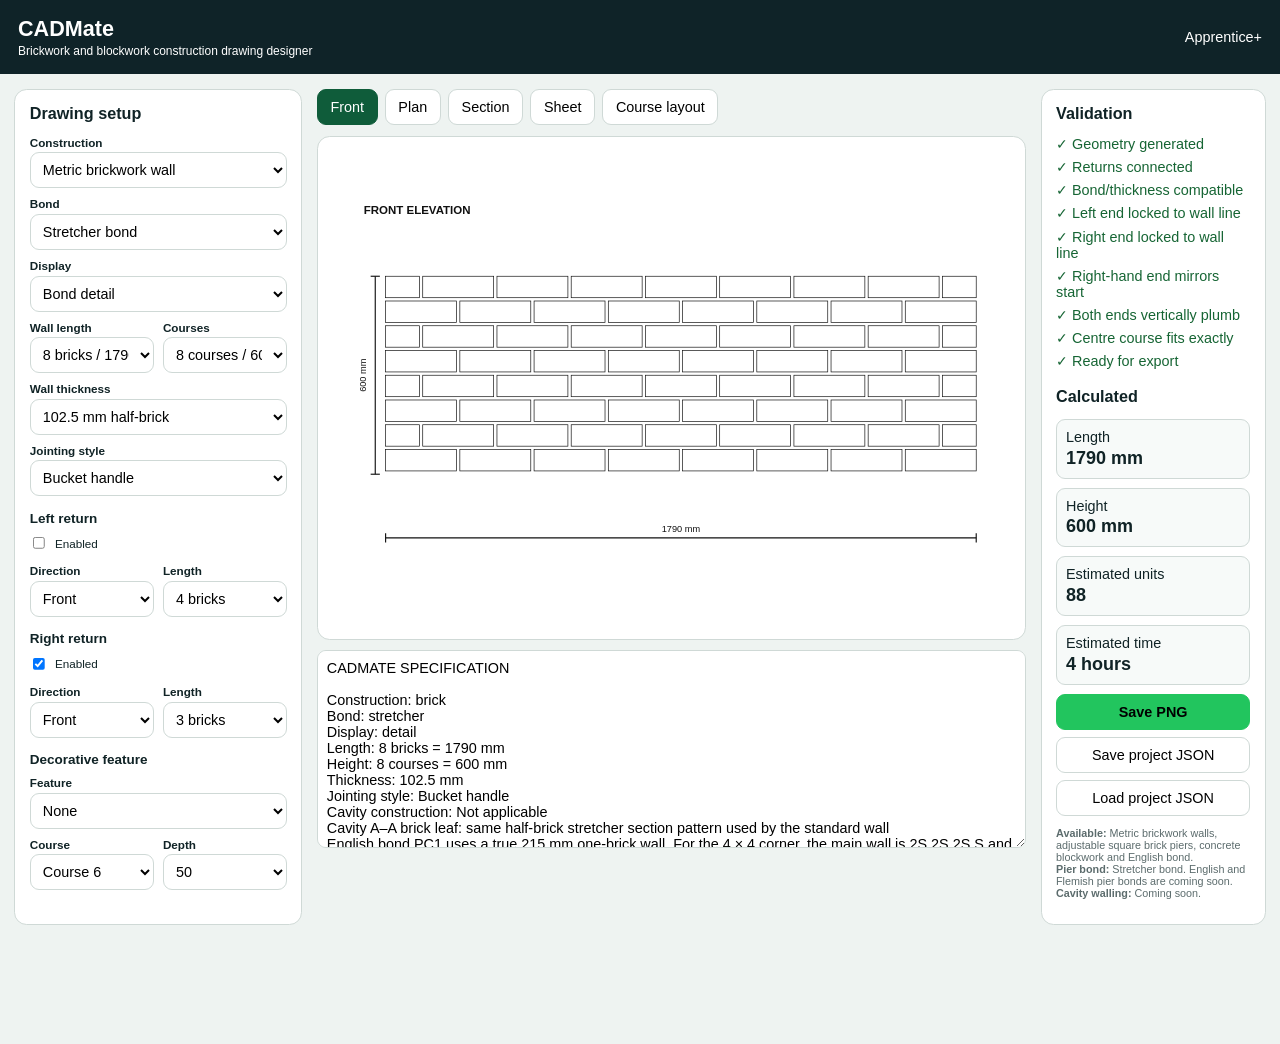
<file: cadmate.html>
<!DOCTYPE html>
<html lang="en"><head><meta charset="utf-8"><meta name="viewport" content="width=device-width,initial-scale=1"><title>CADMate · Apprentice+</title>
<style>:root{--bg:#eef3f1;--panel:#fff;--ink:#102326;--muted:#5c6c6d;--accent:#22c55e;--dark:#0f5c3a;--border:#cfd9d6;--bad:#b91c1c}*{box-sizing:border-box}body{margin:0;font-family:Arial,Helvetica,sans-serif;background:var(--bg);color:var(--ink)}header{background:#0f2328;color:#fff;padding:18px 20px;display:flex;justify-content:space-between;align-items:center}header h1{margin:0;font-size:24px}main{max-width:1500px;margin:auto;padding:16px}.grid{display:grid;grid-template-columns:320px 1fr 250px;gap:16px}.panel{background:var(--panel);border:1px solid var(--border);border-radius:14px;padding:16px}h2{font-size:18px;margin:0 0 14px}h3{font-size:15px;margin:16px 0 8px}label{display:block;font-size:13px;font-weight:700;margin:10px 0 4px}select,input,button,textarea{font:inherit}select{width:100%;padding:10px;border:1px solid var(--border);border-radius:10px;background:#fff}.row{display:grid;grid-template-columns:1fr 1fr;gap:10px}.check{display:flex;align-items:center;gap:8px;font-weight:400}.tabs{display:flex;gap:8px;flex-wrap:wrap;margin-bottom:12px}button{border:1px solid var(--border);background:#fff;padding:10px 14px;border-radius:10px;cursor:pointer}.primary{background:var(--accent);border-color:var(--accent);font-weight:700}.active{background:var(--dark);color:#fff;border-color:var(--dark)}.preview{background:#fff;border:1px solid var(--border);border-radius:14px;padding:10px;min-height:560px}svg{width:100%;height:auto;display:block}.metric{background:#f7faf9;border:1px solid var(--border);border-radius:10px;padding:10px;margin-bottom:10px}.metric b{display:block;font-size:20px;margin-top:3px}.valid{color:#166534}.bad{color:var(--bad)}#spec{width:100%;height:220px;border:1px solid var(--border);border-radius:10px;padding:10px;margin-top:12px}.hidden{display:none}.small{font-size:12px;color:var(--muted)}@media (min-width:1280px) and (max-width:1599px) and (pointer:fine){body{zoom:.9}}@media (min-width:1600px) and (pointer:fine){body{zoom:.8}}@media(max-width:1000px){
      header{padding:14px 16px}
      header h1{font-size:21px}
      main{padding:10px}
      .grid{grid-template-columns:1fr}
      .preview{min-height:auto}
      .panel{padding:14px}
      #spec{height:160px}
    }
.png-save-modal{position:fixed;inset:0;z-index:9999;background:rgba(7,23,20,.72);display:flex;align-items:center;justify-content:center;padding:18px}
.png-save-card{width:min(420px,100%);background:#fff;border:1px solid var(--border);border-radius:18px;padding:20px;box-shadow:0 24px 70px rgba(0,0,0,.28)}
.png-save-card h2{margin:0 0 6px}.png-save-card p{margin:0 0 14px;color:var(--muted);font-size:13px;line-height:1.4}
.png-save-card input{width:100%;padding:12px 13px;border:1px solid var(--border);border-radius:11px;background:#fff}
.png-save-actions{display:flex;gap:9px;justify-content:flex-end;margin-top:15px}.png-save-actions button{min-width:96px}
.png-save-preview{margin-top:9px;font-size:12px;color:var(--muted);overflow-wrap:anywhere}
</style></head>
<body><header><div><h1>CADMate</h1><small>Brickwork and blockwork construction drawing designer</small></div><div>Apprentice+</div></header><main><div class="grid">
<aside class="panel"><h2>Drawing setup</h2><label>Construction</label><select id="material"><option value="brick">Metric brickwork wall</option><option value="pier">Brick pier</option><option value="block">Concrete blockwork wall</option><option value="cavity" disabled>Cavity wall — Coming soon</option></select><label>Bond</label><select id="bond"><option value="stretcher">Stretcher bond</option><option value="english">English bond</option><option value="flemish">Flemish bond</option></select><label>Display</label><select id="display"><option value="detail">Bond detail</option><option value="hatch">Material hatching</option><option value="outline">Outline only</option></select><div class="row"><div><label>Wall length</label><select id="length"></select></div><div><label>Courses</label><select id="courses"></select></div></div><label>Wall thickness</label><select id="thickness"><option value="102.5">102.5 mm half-brick</option><option value="215">215 mm one-brick</option></select><label>Jointing style</label><select id="jointing"><option value="Bucket handle">Bucket handle</option><option value="Flush">Flush</option><option value="Weather struck">Weather struck</option><option value="Recessed">Recessed</option></select><h3>Left return</h3><label class="check"><input type="checkbox" id="leftOn"> Enabled</label><div class="row"><div><label>Direction</label><select id="leftDir"><option value="front">Front</option><option value="back">Back</option></select></div><div><label>Length</label><select id="leftLen"></select></div></div><h3>Right return</h3><label class="check"><input type="checkbox" id="rightOn" checked> Enabled</label><div class="row"><div><label>Direction</label><select id="rightDir"><option value="front">Front</option><option value="back">Back</option></select></div><div><label>Length</label><select id="rightLen"></select></div></div><h3>Decorative feature</h3><label>Feature</label><select id="feature"><option value="none">None</option><option value="soldier">Soldier course</option><option value="boe">Brick on edge</option><option value="band" disabled>Projecting band — Coming soon</option><option value="recess" disabled>Recessed panel — Coming soon</option><option value="corbel" disabled>Corbel course — Coming soon</option><option value="dentil" disabled>Dentil course — Coming soon</option></select><div class="row"><div><label>Course</label><select id="featureCourse"></select></div><div><label>Depth</label><select id="featureDepth"><option>25</option><option selected>50</option><option>75</option><option>102.5</option></select></div></div></aside>
<section><div class="tabs"><button data-view="front" class="active">Front</button><button data-view="plan">Plan</button><button data-view="section">Section</button><button data-view="sheet">Sheet</button><button data-view="courses">Course layout</button></div><div class="preview"><svg id="svg" viewBox="0 0 1200 800"></svg><div id="courseList" class="hidden"></div></div><textarea id="spec" readonly></textarea></section>
<aside class="panel"><h2>Validation</h2><div id="validation"></div><h2 style="margin-top:20px">Calculated</h2><div class="metric"><span>Length</span><b id="mLen"></b></div><div class="metric"><span>Height</span><b id="mHeight"></b></div><div class="metric"><span>Estimated units</span><b id="mUnits"></b></div><div class="metric"><span>Estimated time</span><b id="mTime"></b></div><button class="primary" id="downloadPng" style="width:100%;margin-bottom:8px">Save PNG</button><button id="downloadJson" style="width:100%;margin-bottom:8px">Save project JSON</button><button id="loadJson" style="width:100%">Load project JSON</button><input id="jsonFile" type="file" accept=".json" class="hidden"><p class="small"><strong>Available:</strong> Metric brickwork walls, adjustable square brick piers, concrete blockwork and English bond.<br><strong>Pier bond:</strong> Stretcher bond. English and Flemish pier bonds are coming soon.<br><strong>Cavity walling:</strong> Coming soon.</p></aside>
</div></main>
<script>
const NS='http://www.w3.org/2000/svg',$=id=>document.getElementById(id);let activeView='front';const CFG={brick:{unitL:215,unitH:65,joint:10,course:75,label:'bricks',rate:25},pier:{unitL:215,unitH:65,joint:10,course:75,label:'bricks',rate:20},block:{unitL:440,unitH:215,joint:10,course:225,label:'blocks',rate:12,planDepth:97.5,headerL:215,closerL:102.5},cavity:{unitL:215,unitH:65,joint:10,course:75,label:'bricks',rate:20}};function E(n,a={}){const e=document.createElementNS(NS,n);for(const[k,v]of Object.entries(a))e.setAttribute(k,v);return e}function clear(e){while(e.firstChild)e.removeChild(e.firstChild)}function T(svg,x,y,t,a={}){const e=E('text',{x,y,fill:'#111','font-size':22,'font-family':'Arial, sans-serif',...a});e.textContent=t;svg.appendChild(e)}function L(svg,x1,y1,x2,y2,w=2,d=''){svg.appendChild(E('line',{x1,y1,x2,y2,stroke:'#111','stroke-width':w,'stroke-dasharray':d}))}function dimH(svg,x1,x2,y,l){L(svg,x1,y,x2,y);L(svg,x1,y-8,x1,y+8);L(svg,x2,y-8,x2,y+8);T(svg,(x1+x2)/2,y-10,l,{'text-anchor':'middle','font-size':16})}function dimV(svg,x,y1,y2,l){L(svg,x,y1,x,y2);L(svg,x-8,y1,x+8,y1);L(svg,x-8,y2,x+8,y2);T(svg,x-16,(y1+y2)/2,l,{'text-anchor':'middle','font-size':16,transform:`rotate(-90 ${x-16} ${(y1+y2)/2})`})}

function dimHCompact(svg,x1,x2,y,label){
  L(svg,x1,y,x2,y,1);
  L(svg,x1,y-5,x1,y+5,1);
  L(svg,x2,y-5,x2,y+5,1);
  T(svg,(x1+x2)/2,y-7,label,{
    'text-anchor':'middle',
    'font-size':10,
    fill:'#111'
  });
}
function dimVCompact(svg,x,y1,y2,label){
  L(svg,x,y1,x,y2,1);
  L(svg,x-5,y1,x+5,y1,1);
  L(svg,x-5,y2,x+5,y2,1);
  const tx=x-9;
  const ty=(y1+y2)/2;
  T(svg,tx,ty,label,{
    'text-anchor':'middle',
    'font-size':10,
    fill:'#111',
    transform:`rotate(-90 ${tx} ${ty})`
  });
}

function refill(){
 const material=$('material').value;
 const c=CFG[material];
 const old={l:$('length').value||8,c:$('courses').value||8,ll:$('leftLen').value||4,rl:$('rightLen').value||4,fc:$('featureCourse').value||6};

 for(const id of ['length','courses','leftLen','rightLen','featureCourse'])$(id).innerHTML='';

 if(material==='cavity'){
   for(let i=2;i<=16;i+=2){
     $('length').add(new Option(`${i} ${c.label} / ${i*c.unitL+(i-1)*c.joint} mm`,i));
   }
 }else if(material==='pier'){
   for(let i=1;i<=16;i++){
     const mm=i*c.unitL+(i-1)*c.joint;
     $('length').add(new Option(`${i} ${i===1?'brick':'bricks'} square / ${mm} × ${mm} mm`,i));
   }
 }else{
   for(let i=4;i<=16;i++){
     $('length').add(new Option(`${i} ${c.label} / ${i*c.unitL+(i-1)*c.joint} mm`,i));
   }
 }

 if(material==='cavity'){
   for(let i=3;i<=15;i+=3){
     $('courses').add(new Option(`${i} brick courses / ${i*c.course} mm / ${i/3} block courses`,i));
   }
 }else{
   for(let i=2;i<=14;i++){
     $('courses').add(new Option(`${i} courses / ${i*c.course} mm`,i));
   }
 }

 if(material==='cavity'){
   for(let i=2;i<=8;i+=2){
     $('leftLen').add(new Option(`${i} ${c.label}`,i));
     $('rightLen').add(new Option(`${i} ${c.label}`,i));
   }
 }else{
   for(let i=1;i<=8;i++){
     $('leftLen').add(new Option(`${i} ${c.label}`,i));
     $('rightLen').add(new Option(`${i} ${c.label}`,i));
   }
 }

 for(let i=1;i<=14;i++){
   $('featureCourse').add(new Option(`Course ${i}`,i));
 }

 if(material==='cavity'){
   const requestedLength=Math.max(2,Math.min(+old.l,16));
   const evenLength=Math.max(2,Math.round(requestedLength/2)*2);
   $('length').value=String(evenLength);

   const requestedCourses=Math.max(3,Math.min(+old.c,15));
   $('courses').value=String(Math.max(3,Math.round(requestedCourses/3)*3));
   if(!$('courses').value)$('courses').value='12';

   const requestedLeft=Math.max(2,Math.min(+old.ll,8));
   const requestedRight=Math.max(2,Math.min(+old.rl,8));
   $('leftLen').value=String(Math.max(2,Math.round(requestedLeft/2)*2));
   $('rightLen').value=String(Math.max(2,Math.round(requestedRight/2)*2));
 }else{
   const minLength=material==='pier'?1:4;
   $('length').value=String(Math.max(minLength,Math.min(+old.l,16)));
   $('courses').value=Math.min(+old.c,14);
   $('leftLen').value=Math.min(+old.ll,8);
   $('rightLen').value=Math.min(+old.rl,8);
 }

 $('featureCourse').value=Math.min(+old.fc,14);

 if(material==='block'){
   $('bond').value='stretcher';
   $('bond').disabled=true;
   $('thickness').innerHTML='<option value="97.5">97.5 mm blockwork</option><option value="140">140 mm blockwork</option>';
 }else if(material==='cavity'){
   $('bond').value='stretcher';
   $('bond').disabled=true;
   $('thickness').innerHTML='<option value="302.5">302.5 mm cavity wall — 102.5 brick + 100 cavity + 100 block</option>';
 }else{
   $('bond').disabled=false;
   $('thickness').innerHTML='<option value="102.5">102.5 mm half-brick</option><option value="215">215 mm one-brick</option>';
 }
}
function model(){const material=$('material').value,c=CFG[material],modules=+$('length').value,courses=+$('courses').value,ll=+$('leftLen').value,rl=+$('rightLen').value,isPier=material==='pier',length=modules*c.unitL+(modules-1)*c.joint,pierSize=isPier?length:0;return{c,material,bond:isPier?'stretcher':$('bond').value,display:$('display').value,thickness:isPier?pierSize:+$('thickness').value,jointing:$('jointing')?$('jointing').value:'Bucket handle',modules,courses,length,height:courses*c.course,left:{on:isPier?false:$('leftOn').checked,dir:$('leftDir').value,units:ll,mm:ll*c.unitL+(ll-1)*c.joint},right:{on:isPier?false:$('rightOn').checked,dir:$('rightDir').value,units:rl,mm:rl*c.unitL+(rl-1)*c.joint},feature:$('feature').value,featureCourse:+$('featureCourse').value,featureDepth:+$('featureDepth').value,isPier,pierSize}}
function P(type,m){
 if(type==='S')return{code:'S',name:'Stretcher',w:m.c.unitL};
 if(type==='H')return{
   code:'H',
   name:'Header',
   w:m.material==='block'?215:102.5
 };
 if(type==='HB')return{
   code:'½',
   name:m.material==='block'?'Half block':'Half bat',
   w:m.material==='block'?215:102.5
 };
 if(type==='C')return{
   code:'C',
   name:'Closer',
   w:102.5
 };
 if(type==='QC')return{
   code:'¼',
   name:'Queen closer (46 mm)',
   w:46
 };
 return{code:'?',name:'Unknown',w:m.c.unitL}
}
function template(m,c){
if(m.material==='block'){
  if(c%2===0)return{start:[],pattern:['S'],end:[]};

  /*
    Blockwork header course:
    - No return: H, S ... S, H
    - Left return: C, C, S ... S, H
    - Right return: H, S ... S, C, C
    - Returns both ends: C, C, S ... S, C, C
  */
  const start=m.left&&m.left.on?['C','C']:['H'];
  const end=m.right&&m.right.on?['C','C']:['H'];
  return{start,pattern:['S'],end};
}
if(m.bond==='stretcher')return c%2===0?{start:[],pattern:['S'],end:[]}:{start:['HB'],pattern:['S'],end:['HB']};

/* English bond:
   Course A: S S S ... S
   Course B: H QC H H ... H H QC H */
if(m.bond==='english')return c%2===0
  ? {start:[],pattern:['S'],end:[]}
  : {start:['H','QC'],pattern:['H'],end:['QC','H']};

/* Flemish bond:
   Course A: S H S H ... H S
   Course B: H QC S H S ... H S QC H */
return c%2===0
  ? {start:['S'],pattern:['H','S'],end:['H','S']}
  : {start:['H','QC','S'],pattern:['H','S'],end:['QC','H']}}
function blockElevationRows(m){
  const out=[];
  const joint=m.c.joint;
  const S=440;
  const H=215;
  const C=102.5;

  for(let course=0;course<m.courses;course++){
    const objects=[];

    if(course%2===0){
      // Course 1: full stretchers across the selected block-module length.
      let x=0;
      for(let i=0;i<m.modules;i++){
        objects.push({code:'S',name:'Stretcher',w:S,x});
        x+=S;
        if(i<m.modules-1)x+=joint;
      }
    }else{
      /*
        Course 2 exact setting-out:
        No returns:          H, S...(n-1), H
        Right return:        H, S...(n-1), C, C
        Left return:         C, C, S...(n-1), H
        Returns both ends:   C, C, S...(n-2), C, C

        These substitutions preserve the same overall selected length.
      */
      const leftReturn=m.left&&m.left.on;
      const rightReturn=m.right&&m.right.on;
      let x=0;

      const push=(code,w,name)=>{
        objects.push({code,name,w,x});
        x+=w+joint;
      };

      if(leftReturn){
        push('C',C,'Closer');
        push('C',C,'Closer');
      }else{
        push('H',H,'Header');
      }

      let stretcherCount;
      if(leftReturn && rightReturn){
        stretcherCount=Math.max(0,m.modules-2);
      }else{
        stretcherCount=Math.max(0,m.modules-1);
      }

      for(let i=0;i<stretcherCount;i++){
        push('S',S,'Stretcher');
      }

      if(rightReturn){
        push('C',C,'Closer');
        // Last closer should finish without a trailing joint.
        x-=joint;
      }else{
        objects.push({code:'H',name:'Header',w:H,x});
        x+=H;
      }
    }

    const total=objects.length
      ? objects[objects.length-1].x+objects[objects.length-1].w
      : 0;

    out.push({
      course:course+1,
      pieces:objects,
      objects,
      total,
      gap:Math.max(0,m.length-total),
      gapStart:total,
      gapEnd:m.length
    });
  }

  return out;
}

function rows(m){
 const out=[];
 for(let c=0;c<m.courses;c++){
  const t=template(m,c);
  const left=t.start.map(x=>P(x,m));
  const right=t.end.map(x=>P(x,m));
  const objects=[];

  let leftX=0;
  left.forEach((p,i)=>{
    objects.push({...p,x:leftX,side:'left'});
    leftX+=p.w;
    if(i<left.length-1)leftX+=m.c.joint;
  });
  if(left.length)leftX+=m.c.joint;

  let rightX=m.length;
  for(let i=right.length-1;i>=0;i--){
    const p=right[i];
    rightX-=p.w;
    objects.push({...p,x:rightX,side:'right'});
    if(i>0)rightX-=m.c.joint;
  }
  if(right.length)rightX-=m.c.joint;

  let patternIndex=0;
  while(true){
    const p=P(t.pattern[patternIndex%t.pattern.length],m);
    if(leftX+p.w>rightX)break;
    objects.push({...p,x:leftX,side:'centre'});
    leftX+=p.w;
    patternIndex++;
    if(leftX+m.c.joint<=rightX)leftX+=m.c.joint;
    else break;
  }

  objects.sort((a,b)=>a.x-b.x);
  const gap=Math.max(0,rightX-leftX);
  out.push({
    course:c+1,
    pieces:objects,
    objects,
    total:m.length-gap,
    gap,
    gapStart:leftX,
    gapEnd:rightX
  });
 }
 return out
}
function hatch(svg,id,kind){const defs=E('defs');let p;if(kind==='brick'||kind==='pier'){p=E('pattern',{id,width:16,height:16,patternUnits:'userSpaceOnUse',patternTransform:'rotate(45)'});p.appendChild(E('line',{x1:0,y1:0,x2:0,y2:16,stroke:'#111','stroke-width':1}));p.appendChild(E('line',{x1:8,y1:0,x2:8,y2:16,stroke:'#111','stroke-width':1}));}else{p=E('pattern',{id,width:18,height:18,patternUnits:'userSpaceOnUse'});p.appendChild(E('path',{d:'M0 18L18 0M-4 4L4 -4M14 22L22 14',stroke:'#111','stroke-width':1,fill:'none'}));p.appendChild(E('circle',{cx:5,cy:13,r:1.2,fill:'#111'}));}defs.appendChild(p);svg.appendChild(defs)}
function feature(svg,m,x0,y0,s){if(m.feature==='none')return;const y=y0-m.featureCourse*m.c.course*s;if(m.feature==='soldier'||m.feature==='boe'){const featureH=(m.feature==='boe'?102.5:m.c.unitL)*s,step=m.c.unitH*s+m.c.joint*s;for(let x=0;x<m.length*s;x+=step)svg.appendChild(E('rect',{x:x0+x,y:y-featureH,width:Math.max(4,m.c.unitH*s),height:featureH,fill:'#fff',stroke:'#111','stroke-width':1.2}))}else if(['band','corbel'].includes(m.feature)){const d=m.featureDepth*s;svg.appendChild(E('rect',{x:x0-d,y:y-m.c.unitH*s,width:m.length*s+2*d,height:m.c.unitH*s,fill:'#fff',stroke:'#111','stroke-width':2.5}))}else if(m.feature==='recess'){svg.appendChild(E('rect',{x:x0+m.length*s*.2,y:y-2*m.c.course*s,width:m.length*s*.6,height:2*m.c.course*s,fill:'#fff',stroke:'#111','stroke-width':2,'stroke-dasharray':'7 5'}))}else if(m.feature==='dentil'){const step=m.length*s/12;for(let i=0;i<12;i+=2)svg.appendChild(E('rect',{x:x0+i*step,y:y-m.c.unitH*s,width:step,height:m.c.unitH*s,fill:'#fff',stroke:'#111','stroke-width':1.5}))}}

function pierElevationCourse(modules,course,face){
  const stretchers=Math.max(0,modules-1);
  const frontCourse1=Array(modules).fill('S');
  const frontCourse2=['H',...Array(stretchers).fill('S'),'H'];
  if(face==='front')return course%2===1?frontCourse1:frontCourse2;
  return course%2===1?frontCourse2:frontCourse1;
}
function drawPierElevation(svg,m,b,title,face='front'){
  T(svg,b.x+4,b.y+18,title,{'font-size':20,'font-weight':'700'});

  const S=215,H=102.5,J=10,brickH=65,courseH=75;
  const modules=Math.max(1,Number(m.modules)||1);
  const size=modules*S+(modules-1)*J;
  const titleH=26,leftDimW=42,rightPad=10,topPad=8,bottomDimH=36;
  const drawX=b.x+leftDimW,drawY=b.y+titleH+topPad;
  const drawW=Math.max(10,b.w-leftDimW-rightPad);
  const drawH=Math.max(10,b.h-titleH-topPad-bottomDimH);
  const s=Math.min(drawW/size,drawH/m.height);
  const wallW=size*s,wallH=m.height*s;
  const x0=drawX+(drawW-wallW)/2;
  const top=drawY+(drawH-wallH)/2;
  const y0=top+wallH;

  if(m.display==='hatch'){
    hatch(svg,`pierElevationHatch${face}`,'pier');
    svg.appendChild(E('rect',{
      x:x0,y:top,width:wallW,height:wallH,
      fill:`url(#pierElevationHatch${face})`,
      stroke:'#111','stroke-width':2
    }));
  }else if(m.display==='outline'){
    svg.appendChild(E('rect',{
      x:x0,y:top,width:wallW,height:wallH,
      fill:'#fff',stroke:'#111','stroke-width':2
    }));
  }else{
    for(let ci=0;ci<m.courses;ci++){
      const pieces=pierElevationCourse(modules,ci+1,face);
      let x=x0;
      const y=y0-(ci+1)*courseH*s;
      pieces.forEach((code,index)=>{
        const width=(code==='S'?S:H)*s;
        svg.appendChild(E('rect',{
          x,y,width,height:brickH*s,
          fill:'#fff',stroke:'#111','stroke-width':1
        }));
        x+=width;
        if(index<pieces.length-1)x+=J*s;
      });
    }
  }

  const pm={...m,length:size};
  feature(svg,pm,x0,y0,s);
  dimV(svg,drawX-18,y0,top,`${m.height} mm`);
  dimH(svg,x0,x0+wallW,drawY+drawH+18,`${size} mm`);
}
function drawPierPlanCourse(svg,m,b,course){
  T(svg,b.x+2,b.y-8,`PIER PLAN – COURSE ${course}`,{'font-size':16,'font-weight':'700'});

  const S=215,J=10,D=102.5;
  const modules=Math.max(1,Number(m.modules)||1);
  const size=modules*S+(modules-1)*J;
  const pad=28;
  const s=Math.min((b.w-pad*2)/size,(b.h-pad*2)/size);
  const x=b.x+(b.w-size*s)/2;
  const y=b.y+(b.h-size*s)/2;

  if(m.display==='hatch'){
    hatch(svg,`pierPlanHatch${course}`,'pier');
    svg.appendChild(E('rect',{
      x,y,width:size*s,height:size*s,
      fill:`url(#pierPlanHatch${course})`,
      stroke:'#111','stroke-width':2
    }));
  }else if(m.display==='outline'){
    svg.appendChild(E('rect',{
      x,y,width:size*s,height:size*s,
      fill:'#fff',stroke:'#111','stroke-width':2
    }));
  }else{
    // Mortar-joint field defines the exact selected square pier boundary.
    svg.appendChild(E('rect',{
      x,y,width:size*s,height:size*s,
      fill:'#e7efec',stroke:'#111','stroke-width':1.8
    }));

    const rect=(rx,ry,rw,rh)=>svg.appendChild(E('rect',{
      x:rx,y:ry,width:rw,height:rh,
      fill:'#fff',stroke:'#111','stroke-width':1
    }));

    if(course===1){
      // Locked PC1:
      // N stretchers across bottom, N-1 up right,
      // N across top, N-1 down left.
      for(let i=0;i<modules;i++){
        rect(x+i*(S+J)*s,y+(size-D)*s,S*s,D*s);
      }
      for(let i=0;i<Math.max(0,modules-1);i++){
        rect(x+(size-D)*s,y+(D+J+i*(S+J))*s,D*s,S*s);
      }
      for(let i=0;i<modules;i++){
        rect(x+(modules-1-i)*(S+J)*s,y,S*s,D*s);
      }
      for(let i=0;i<Math.max(0,modules-1);i++){
        rect(x,y+(D+J+(modules-2-i)*(S+J))*s,D*s,S*s);
      }
    }else{
      // Locked PC2:
      // N vertical stretchers up right, N-1 across top,
      // N vertical stretchers down left, N-1 across bottom.
      for(let i=0;i<modules;i++){
        rect(x+(size-D)*s,y+(modules-1-i)*(S+J)*s,D*s,S*s);
      }
      for(let i=0;i<Math.max(0,modules-1);i++){
        rect(x+(D+J+i*(S+J))*s,y,S*s,D*s);
      }
      for(let i=0;i<modules;i++){
        rect(x,y+i*(S+J)*s,D*s,S*s);
      }
      for(let i=0;i<Math.max(0,modules-1);i++){
        rect(x+(D+J+(modules-2-i)*(S+J))*s,y+(size-D)*s,S*s,D*s);
      }
    }
  }

  dimHCompact(svg,x,x+size*s,y+size*s+18,`${size} mm`);
  dimVCompact(svg,x-18,y,y+size*s,`${size} mm`);
}
function drawPierPlan(svg,m,b){
  T(svg,b.x,b.y-10,'DETAILED PIER PLAN',{'font-size':25,'font-weight':'700'});
  const gap=16,usableH=b.h-45,halfH=(usableH-gap)/2;
  drawPierPlanCourse(svg,m,{x:b.x+12,y:b.y+42,w:b.w-24,h:halfH-20},1);
  drawPierPlanCourse(svg,m,{x:b.x+12,y:b.y+42+halfH+gap,w:b.w-24,h:halfH-20},2);
  const datumY=b.y+b.h-8;L(svg,b.x+35,datumY,b.x+b.w-35,datumY,1,'7 5');T(svg,b.x+b.w/2,datumY-7,`Setting-out length ${m.length} mm`,{'text-anchor':'middle','font-size':13});
}
function drawPierSection(svg,m,b){
  T(svg,b.x+4,b.y+15,'SECTION A–A',{'font-size':12,'font-weight':'700'});
  const size=m.pierSize||m.length,drawX=b.x+58,drawY=b.y+32,drawW=b.w-66,drawH=b.h-84,s=Math.min(drawW/size,drawH/m.height),w=size*s,h=m.height*s,x=drawX+(drawW-w)/2,y=drawY+(drawH-h)/2;
  if(m.display==='hatch'){
    hatch(svg,'pierSectionHatch','pier');svg.appendChild(E('rect',{x,y,width:w,height:h,fill:'url(#pierSectionHatch)',stroke:'#111','stroke-width':2}));
  }else if(m.display==='outline'){
    svg.appendChild(E('rect',{x,y,width:w,height:h,fill:'#fff',stroke:'#111','stroke-width':2}));
  }else{
    for(let c=0;c<m.courses;c++)svg.appendChild(E('rect',{x,y:y+h-(c+1)*m.c.course*s,width:w,height:m.c.unitH*s,fill:'#fff',stroke:'#111','stroke-width':.8}));
  }
  dimVCompact(svg,b.x+42,y+h,y,`${m.height} mm`);dimHCompact(svg,x,x+w,b.y+b.h-18,`${size} mm`);
}
function front(svg,m,b){
  if(m.isPier)return drawPierElevation(svg,m,b,'FRONT ELEVATION','front');
  T(svg,b.x+4,b.y+18,'FRONT ELEVATION',{'font-size':20,'font-weight':'700'});

  // These margins and scale calculations intentionally match rear().
  const titleH=26;
  const leftDimW=42;
  const rightPad=10;
  const topPad=8;
  const bottomDimH=36;

  const drawX=b.x+leftDimW;
  const drawY=b.y+titleH+topPad;
  const drawW=Math.max(10,b.w-leftDimW-rightPad);
  const drawH=Math.max(10,b.h-titleH-topPad-bottomDimH);

  const s=Math.min(drawW/m.length,drawH/m.height);
  const wallW=m.length*s;
  const wallH=m.height*s;
  const x0=drawX+(drawW-wallW)/2;
  const top=drawY+(drawH-wallH)/2;
  const y0=top+wallH;

  if(m.display==='hatch'&&m.material!=='cavity'){
    hatch(svg,'frontHatch',m.material);
    svg.appendChild(E('rect',{
      x:x0,y:top,width:wallW,height:wallH,
      fill:'url(#frontHatch)',stroke:'#111','stroke-width':2.5
    }));
  }else if(m.display==='outline'&&m.material!=='cavity'){
    svg.appendChild(E('rect',{
      x:x0,y:top,width:wallW,height:wallH,
      fill:'#fff',stroke:'#111','stroke-width':2.5
    }));
  }else{
    rows(m).forEach((r,ri)=>{
      const y=y0-(ri+1)*m.c.course*s;
      r.objects.forEach(p=>{
        svg.appendChild(E('rect',{
          x:x0+p.x*s,y,
          width:p.w*s,height:m.c.unitH*s,
          fill:'#fff',stroke:'#111','stroke-width':1.2
        }));
      });
      if(r.gap>0.5){
        svg.appendChild(E('rect',{
          x:x0+r.gapStart*s,y,
          width:r.gap*s,height:m.c.unitH*s,
          fill:'#fff',stroke:'#b91c1c',
          'stroke-width':1.2,'stroke-dasharray':'5 4'
        }));
      }
    });
  }

  feature(svg,m,x0,y0,s);
  dimV(svg,drawX-18,y0,top,`${m.height} mm`);
  dimH(svg,x0,x0+wallW,drawY+drawH+18,`${m.length} mm`);
}
function planCoursePieces(m,course){
  if(m.material==='block'){
    return course===1
      ? {start:[],pattern:['S'],end:[]}
      : {start:['H'],pattern:['S'],end:['H']};
  }

  if(m.thickness<=102.5){
    // Half-brick wall:
    // Course 1: stretchers throughout.
    // Course 2: header at each plumb end, stretchers through the centre.
    return course===1
      ? {start:[],pattern:['S'],end:[]}
      : {start:['H'],pattern:['S'],end:['H']};
  }

  if(m.bond==='english'){
    // Course 1: stretchers throughout.
    // Course 2: header, queen closer, headers, queen closer, header.
    return course===1
      ? {start:[],pattern:['S'],end:[]}
      : {start:['H','QC'],pattern:['H'],end:['QC','H']};
  }

  if(m.bond==='flemish'){
    // Course 1: stretcher, header, alternating, ending stretcher.
    // Course 2: header, queen closer, stretcher/header alternating,
    // ending stretcher, queen closer, header.
    return course===1
      ? {start:['S'],pattern:['H','S'],end:[]}
      : {start:['H','QC','S'],pattern:['H','S'],end:['QC','H']};
  }

  return course===1
    ? {start:[],pattern:['S'],end:[]}
    : {start:['H'],pattern:['S'],end:['H']};
}

function buildPlanCourse(m,course){
  const t=planCoursePieces(m,course);
  const left=t.start.map(x=>P(x,m));
  const right=t.end.map(x=>P(x,m));
  const objects=[];

  let leftX=0;
  left.forEach((p,i)=>{
    objects.push({...p,x:leftX});
    leftX+=p.w;
    if(i<left.length-1)leftX+=m.c.joint;
  });
  if(left.length)leftX+=m.c.joint;

  let rightX=m.length;
  for(let i=right.length-1;i>=0;i--){
    const p=right[i];
    rightX-=p.w;
    objects.push({...p,x:rightX});
    if(i>0)rightX-=m.c.joint;
  }
  if(right.length)rightX-=m.c.joint;

  let i=0;
  while(true){
    const p=P(t.pattern[i%t.pattern.length],m);
    if(leftX+p.w>rightX)break;
    objects.push({...p,x:leftX});
    leftX+=p.w;
    i++;
    if(leftX+m.c.joint<=rightX)leftX+=m.c.joint;
    else break;
  }

  objects.sort((a,b)=>a.x-b.x);
  return {objects,gap:Math.max(0,rightX-leftX),gapStart:leftX};
}

function renderPlanCourse(svg,m,box,course){
  T(svg,box.x+4,box.y+17,`PLAN COURSE ${course}`,{'font-size':16,'font-weight':'700'});

  const titleH=24;
  const leftDimW=38;
  const rightPad=8;
  const topPad=8;
  const bottomDimH=34;

  const drawX=box.x+leftDimW;
  const drawY=box.y+titleH+topPad;
  const drawW=Math.max(10,box.w-leftDimW-rightPad);
  const drawH=Math.max(10,box.h-titleH-topPad-bottomDimH);

  if(m.material==='cavity'){
    const brickLeaf=102.5;
    const cavity=100;
    const blockLeaf=100;
    const totalDepth=brickLeaf+cavity+blockLeaf;

    const leftLength=m.left.on?m.left.mm:0;
    const rightLength=m.right.on?m.right.mm:0;
    const maxBack=Math.max(
      m.left.on&&m.left.dir==='back'?leftLength:0,
      m.right.on&&m.right.dir==='back'?rightLength:0
    );
    const maxFront=Math.max(
      m.left.on&&m.left.dir==='front'?leftLength:0,
      m.right.on&&m.right.dir==='front'?rightLength:0
    );

    // Allow room for the full cavity wall to turn at either end.
    const overallWidth=m.length;
    const overallDepth=maxBack+totalDepth+maxFront;
    const s=Math.min(drawW/overallWidth,drawH/overallDepth);

    const mainW=m.length*s;
    const x0=drawX+(drawW-mainW)/2;
    const yTop=drawY+(drawH-overallDepth*s)/2+maxBack*s;

    const blockY=yTop;
    const cavityY=yTop+blockLeaf*s;
    const brickY=yTop+(blockLeaf+cavity)*s;

    const fullBlock=440;
    const halfBlock=215;
    const joint=10;

    function drawHorizontalBrick(){
      const brickData=buildPlanCourse({...m,material:'brick',thickness:102.5},course);
      brickData.objects.forEach(p=>{
        const width=(p.code==='H'?102.5:p.w)*s;
        svg.appendChild(E('rect',{
          x:x0+p.x*s,
          y:brickY,
          width,
          height:brickLeaf*s,
          fill:'#fff',
          stroke:'#111',
          'stroke-width':1
        }));
      });
    }

    function drawHorizontalBlocks(){
      if(course===1){
        let pos=0;
        while(pos<m.length-0.5){
          const width=Math.min(fullBlock,m.length-pos);
          svg.appendChild(E('rect',{
            x:x0+pos*s,
            y:blockY,
            width:width*s,
            height:blockLeaf*s,
            fill:'#fff',
            stroke:'#111',
            'stroke-width':1.1
          }));
          pos+=width;
          if(pos<m.length-0.5)pos+=joint;
        }
      }else{
        svg.appendChild(E('rect',{
          x:x0,
          y:blockY,
          width:halfBlock*s,
          height:blockLeaf*s,
          fill:'#fff',
          stroke:'#111',
          'stroke-width':1.1
        }));

        svg.appendChild(E('rect',{
          x:x0+(m.length-halfBlock)*s,
          y:blockY,
          width:halfBlock*s,
          height:blockLeaf*s,
          fill:'#fff',
          stroke:'#111',
          'stroke-width':1.1
        }));

        let pos=halfBlock+joint;
        const finish=m.length-halfBlock-joint;
        while(pos<finish-0.5){
          const width=Math.min(fullBlock,finish-pos);
          svg.appendChild(E('rect',{
            x:x0+pos*s,
            y:blockY,
            width:width*s,
            height:blockLeaf*s,
            fill:'#fff',
            stroke:'#111',
            'stroke-width':1.1
          }));
          pos+=width;
          if(pos<finish-0.5)pos+=joint;
        }
      }
    }

    function drawVerticalUnits(x,y,length,width,unit,halfEnds=false){
      if(length<=0)return;

      let start=0;
      if(halfEnds){
        const half=unit/2;
        svg.appendChild(E('rect',{
          x,
          y,
          width,
          height:Math.min(half,length)*s,
          fill:'#fff',
          stroke:'#111',
          'stroke-width':1
        }));
        start=half+joint;
      }

      const endReserve=halfEnds?unit/2:0;
      const finish=Math.max(start,length-endReserve-(halfEnds?joint:0));

      while(start<finish-0.5){
        const h=Math.min(unit,finish-start);
        svg.appendChild(E('rect',{
          x,
          y:y+start*s,
          width,
          height:h*s,
          fill:'#fff',
          stroke:'#111',
          'stroke-width':1
        }));
        start+=h;
        if(start<finish-0.5)start+=joint;
      }

      if(halfEnds&&length>unit/2){
        svg.appendChild(E('rect',{
          x,
          y:y+(length-unit/2)*s,
          width,
          height:(unit/2)*s,
          fill:'#fff',
          stroke:'#111',
          'stroke-width':1
        }));
      }
    }

    function drawReturn(end,ret){
      if(!ret.on)return;

      const right=end==='right';
      const front=ret.dir==='front';
      const len=ret.mm;
      const cornerX=right ? x0+mainW : x0;

      const brickX=right
        ? cornerX-brickLeaf*s
        : cornerX;

      const cavityX=right
        ? cornerX-(brickLeaf+cavity)*s
        : cornerX+brickLeaf*s;

      const blockX=right
        ? cornerX-totalDepth*s
        : cornerX+(brickLeaf+cavity)*s;

      const startY=front
        ? yTop+totalDepth*s
        : yTop-len*s;

      // Continuous brick return.
      drawVerticalUnits(
        brickX,
        startY,
        len,
        brickLeaf*s,
        215,
        false
      );

      // Continuous cavity return.
      svg.appendChild(E('rect',{
        x:cavityX,
        y:startY,
        width:cavity*s,
        height:len*s,
        fill:'#fff',
        stroke:'#777',
        'stroke-width':1,
        'stroke-dasharray':'5 4'
      }));

      /*
        Block return:
        - Front return begins immediately after the corner.
        - Rear/back return includes a 100 mm spacer at the inside corner.
      */
      const blockSpacer=front ? 0 : 100;
      const blockStartY=front
        ? startY
        : startY+blockSpacer*s;
      const blockLength=Math.max(0,len-blockSpacer);

      // Show the 100 mm spacer clearly at the rear internal corner.
      if(!front){
        svg.appendChild(E('rect',{
          x:blockX,
          y:startY,
          width:blockLeaf*s,
          height:blockSpacer*s,
          fill:'#fff',
          stroke:'#111',
          'stroke-width':1
        }));
      }

      drawVerticalUnits(
        blockX,
        blockStartY,
        blockLength,
        blockLeaf*s,
        fullBlock,
        course===2
      );

      // Close and connect the brick corner.
      svg.appendChild(E('rect',{
        x:brickX,
        y:front ? brickY : brickY-brickLeaf*s,
        width:brickLeaf*s,
        height:brickLeaf*s,
        fill:'#fff',
        stroke:'#111',
        'stroke-width':1
      }));

      // Keep the cavity visibly continuous through the right angle.
      svg.appendChild(E('rect',{
        x:cavityX,
        y:front ? cavityY : cavityY-cavity*s,
        width:cavity*s,
        height:cavity*s,
        fill:'#fff',
        stroke:'#777',
        'stroke-width':1,
        'stroke-dasharray':'5 4'
      }));

      // Close the block corner, including the rear spacer location.
      svg.appendChild(E('rect',{
        x:blockX,
        y:front ? blockY : blockY-blockLeaf*s,
        width:blockLeaf*s,
        height:blockLeaf*s,
        fill:'#fff',
        stroke:'#111',
        'stroke-width':1
      }));
    }

    drawHorizontalBlocks();

    svg.appendChild(E('rect',{
      x:x0,
      y:cavityY,
      width:mainW,
      height:cavity*s,
      fill:'#fff',
      stroke:'#777',
      'stroke-width':1,
      'stroke-dasharray':'5 4'
    }));

    drawHorizontalBrick();

    drawReturn('left',m.left);
    drawReturn('right',m.right);

    // Keep the measurements in their existing positions.
    dimV(svg,drawX-15,yTop,yTop+totalDepth*s,`${totalDepth} mm`);
    dimH(svg,x0,x0+mainW,drawY+drawH+17,`${m.length} mm`);
    return;
  }

  // Dedicated metric stretcher-bond return layout.
  if(m.material==='brick' && m.bond==='stretcher' && (m.left.on || m.right.on)){
    const leaf=102.5;
    const joint=10;

    const leftDepth=m.left.on?m.left.mm:0;
    const rightDepth=m.right.on?m.right.mm:0;

    const backDepth=Math.max(
      m.left.on&&m.left.dir==='back'?leftDepth:0,
      m.right.on&&m.right.dir==='back'?rightDepth:0
    );
    const frontDepth=Math.max(
      m.left.on&&m.left.dir==='front'?leftDepth:0,
      m.right.on&&m.right.dir==='front'?rightDepth:0
    );

    const overallDepth=backDepth+leaf+frontDepth;
    const s=Math.min(drawW/m.length,drawH/overallDepth);
    const wallW=m.length*s;
    const x0=drawX+(drawW-wallW)/2;
    const mainY=drawY+(drawH-overallDepth*s)/2+backDepth*s;

    function rect(x,y,w,h){
      svg.appendChild(E('rect',{
        x,y,width:w,height:h,
        fill:'#fff',stroke:'#111','stroke-width':1
      }));
    }

    function drawVerticalReturn(x,startY,length,backward){
      let travelled=0;

      while(travelled<length-0.5){
        const remaining=length-travelled;
        const unitLength=remaining>=215 ? 215 : remaining;
        const y=backward
          ? startY-(travelled+unitLength)*s
          : startY+travelled*s;

        rect(x,y,leaf*s,unitLength*s);

        travelled+=unitLength;
        if(travelled<length-0.5){
          travelled+=Math.min(joint,length-travelled);
        }
      }
    }

    function drawCourse2Return(x,mainEdgeY,returnLength,backward){
      const firstStretcher=215;
      const exposedFirst=firstStretcher-leaf; // 112.5 mm beyond main wall

      // First VS replaces the removed horizontal H.
      const firstY=backward
        ? mainEdgeY-exposedFirst*s
        : mainEdgeY-leaf*s;

      rect(x,firstY,leaf*s,firstStretcher*s);

      let projected=exposedFirst;

      // Continue away from the wall. Keep the total external projection
      // exactly equal to the selected return length.
      while(projected<returnLength-0.5){
        const jointSize=Math.min(joint,returnLength-projected);
        projected+=jointSize;
        if(projected>=returnLength-0.5)break;

        const remaining=returnLength-projected;
        const unitLength=remaining>=215 ? 215 : remaining;

        const y=backward
          ? mainEdgeY-(projected+unitLength)*s
          : mainEdgeY+projected*s;

        rect(x,y,leaf*s,unitLength*s);
        projected+=unitLength;
      }
    }


    // Use the original straight-wall plan-course objects.
    const straightModel={
      ...m,
      left:{...m.left,on:false},
      right:{...m.right,on:false}
    };
    const mainData=buildPlanCourse(straightModel,course);

    /*
      Plan Course 1:
      Keep the complete horizontal stretcher course unchanged.
      The vertical return starts beside the final stretcher.

      Plan Course 2:
      The straight course is H, S, S ... S, H.
      Where a return exists, remove the end H completely.
      Put the first vertical stretcher in that exact H footprint.
    */

    const objects=[...mainData.objects];

    if(course===2){
      if(m.left.on && objects.length){
        // Remove the left-hand header from the rendered horizontal course.
        objects.shift();
      }
      if(m.right.on && objects.length){
        // Remove the right-hand header from the rendered horizontal course.
        objects.pop();
      }
    }

    // Draw the remaining horizontal course exactly in its original positions.
    objects.forEach(p=>{
      const width=(p.code==='H'?102.5:p.w)*s;
      rect(x0+p.x*s,mainY,width,leaf*s);
    });

    function drawRightReturn(ret){
      if(!ret.on)return;

      const backward=ret.dir==='back';
      const cornerX=x0+wallW-leaf*s;

      if(course===1){
        // Vertical stretcher starts beside the final horizontal stretcher.
        const startY=backward
          ? mainY-joint*s
          : mainY+leaf*s+joint*s;

        drawVerticalReturn(
          cornerX,
          startY,
          Math.max(0,ret.mm-joint),
          backward
        );
      }else{
        // The first VS replaces the removed H. Its 102.5 mm overlap with
        // the main wall is not counted in the return projection.
        const mainEdgeY=backward ? mainY : mainY+leaf*s;
        drawCourse2Return(cornerX,mainEdgeY,ret.mm,backward);
      }
    }

    function drawLeftReturn(ret){
      if(!ret.on)return;

      const backward=ret.dir==='back';
      const cornerX=x0;

      if(course===1){
        const startY=backward
          ? mainY-joint*s
          : mainY+leaf*s+joint*s;

        drawVerticalReturn(
          cornerX,
          startY,
          Math.max(0,ret.mm-joint),
          backward
        );
      }else{
        const mainEdgeY=backward ? mainY : mainY+leaf*s;
        drawCourse2Return(cornerX,mainEdgeY,ret.mm,backward);
      }
    }

    // Mirror the same bonded geometry for the left-hand return.
    // Front/back is handled by the backward flag, producing a vertical flip.
    drawLeftReturn(m.left);
    drawRightReturn(m.right);

    dimV(svg,drawX-15,mainY,mainY+leaf*s,`${leaf} mm`);
    dimH(svg,x0,x0+wallW,drawY+drawH+17,`${m.length} mm`);
    return;
  }

  // Dedicated English-bond return layout — true 215 mm one-brick wall.
  if(m.material==='brick' && m.bond==='english' && (m.left.on || m.right.on)){
    const wallDepth=215;
    const faceDepth=102.5;
    const S=215;
    const H=102.5;
    const QC=46;
    const J=10;

    const leftDepth=m.left.on?m.left.mm:0;
    const rightDepth=m.right.on?m.right.mm:0;

    const backDepth=Math.max(
      m.left.on&&m.left.dir==='back'?leftDepth:0,
      m.right.on&&m.right.dir==='back'?rightDepth:0
    );
    const frontDepth=Math.max(
      m.left.on&&m.left.dir==='front'?leftDepth:0,
      m.right.on&&m.right.dir==='front'?rightDepth:0
    );

    const overallDepth=backDepth+wallDepth+frontDepth;
    const scale=Math.min(drawW/m.length,drawH/overallDepth);
    const wallW=m.length*scale;
    const x0=drawX+(drawW-wallW)/2;
    const mainY=drawY+(drawH-overallDepth*scale)/2+backDepth*scale;

    function rect(x,y,w,h){
      svg.appendChild(E('rect',{
        x,y,width:w,height:h,
        fill:'#fff',stroke:'#111','stroke-width':1
      }));
    }

    function drawPC1Horizontal(){
      /*
        Locked right-return master:
        2S, 2S, 2S, S | return

        For a single left return, mirror the COMPLETE horizontal geometry:
        return | S, 2S, 2S, 2S

        This mirrors the full corner rather than moving only the return column.
      */
      const group=E('g',{});
      const fullDoubleCount=Math.max(0,m.modules-1);
      let x=0;

      for(let i=0;i<fullDoubleCount;i++){
        // 2S
        group.appendChild(E('rect',{
          x:x0+x*scale,
          y:mainY,
          width:S*scale,
          height:faceDepth*scale,
          fill:'#fff',
          stroke:'#111',
          'stroke-width':1
        }));

        group.appendChild(E('rect',{
          x:x0+x*scale,
          y:mainY+(faceDepth+J)*scale,
          width:S*scale,
          height:faceDepth*scale,
          fill:'#fff',
          stroke:'#111',
          'stroke-width':1
        }));

        x+=S+J;
      }

      // Final single S at the master right-return end.
      const finalWidth=Math.min(S,Math.max(0,m.length-x));
      if(finalWidth>0){
        group.appendChild(E('rect',{
          x:x0+x*scale,
          y:mainY+(faceDepth+J)*scale,
          width:finalWidth*scale,
          height:faceDepth*scale,
          fill:'#fff',
          stroke:'#111',
          'stroke-width':1
        }));
      }

      const singleLeftReturn=m.left.on && !m.right.on;

      if(singleLeftReturn){
        const wallCentreX=x0+wallW/2;
        group.setAttribute(
          'transform',
          `translate(${2*wallCentreX} 0) scale(-1 1)`
        );
      }

      svg.appendChild(group);
    }

    function buildPC2FinalPrimitives(forcedEnd){
      const activeEnd=forcedEnd || (m.right.on?'right':(m.left.on?'left':null));
      const activeReturn=activeEnd==='right'?m.right:m.left;

      if(!activeEnd || !activeReturn.on){
        return [];
      }

      /*
        PC2 is derived by rotating the locked PC1 geometry.

        A 90° rotation swaps its axes, so the hidden source dimensions must
        also be swapped:

        hidden source wall length   = selected return length
        hidden source return length = selected main-wall length

        After rotation:
        visible PC2 wall length     = selected main-wall length
        visible PC2 return length   = selected return length
      */
      const sourceWallUnits=Math.max(1,Number(activeReturn.units)||1);
      const sourceReturnUnits=Math.max(1,Number(m.modules)||1);

      const sourceWallLength=
        sourceWallUnits*S+(sourceWallUnits-1)*J;

      const primitives=[];
      let px=0;

      // Hidden source main wall: 2S ... 2S, S.
      const fullDoubleCount=Math.max(0,sourceWallUnits-1);

      for(let i=0;i<fullDoubleCount;i++){
        primitives.push({x:px,y:0,w:S,h:faceDepth});
        primitives.push({x:px,y:faceDepth+J,w:S,h:faceDepth});
        px+=S+J;
      }

      const finalWidth=Math.min(
        S,
        Math.max(0,sourceWallLength-px)
      );

      if(finalWidth>0){
        primitives.push({
          x:px,
          y:faceDepth+J,
          w:finalWidth,
          h:faceDepth
        });
      }

      // Hidden source return uses the selected visible main-wall units.
      const returnX=sourceWallLength-wallDepth;
      const finalSTop=faceDepth+J;
      const masterStartY=finalSTop-J;
      const middleVSCount=Math.max(0,sourceReturnUnits*2-3);
      const sequence=[
        'VQ',
        ...Array(middleVSCount).fill('VS'),
        'VQ',
        'VS'
      ];

      let offset=0;

      sequence.forEach((code,index)=>{
        const length=code==='VQ'?QC:faceDepth;

        primitives.push({
          x:returnX,
          y:masterStartY-(offset+length),
          w:wallDepth,
          h:length
        });

        offset+=length;
        if(index<sequence.length-1)offset+=J;
      });

      // Locked PC1 -> PC2 transformation.
      const transformed=primitives.map(p=>{
        const mirroredX=sourceWallLength-(p.x+p.w);

        return{
          x:-p.y-p.h,
          y:mirroredX,
          w:p.h,
          h:p.w
        };
      });

      const preMinX=Math.min(...transformed.map(p=>p.x));
      const preMinY=Math.min(...transformed.map(p=>p.y));
      const preMaxX=Math.max(...transformed.map(p=>p.x+p.w));
      const preMaxY=Math.max(...transformed.map(p=>p.y+p.h));
      const rotateCentreX=(preMinX+preMaxX)/2;
      const rotateCentreY=(preMinY+preMaxY)/2;

      let finalPrimitives=transformed.map(p=>({
        x:2*rotateCentreX-(p.x+p.w),
        y:2*rotateCentreY-(p.y+p.h),
        w:p.w,
        h:p.h
      }));

      const minX=Math.min(...finalPrimitives.map(p=>p.x));
      const minY=Math.min(...finalPrimitives.map(p=>p.y));
      const maxX=Math.max(...finalPrimitives.map(p=>p.x+p.w));
      const maxY=Math.max(...finalPrimitives.map(p=>p.y+p.h));
      const geomW=maxX-minX;
      const geomH=maxY-minY;

      const originX=drawX+(drawW-geomW*scale)/2-minX*scale;
      const originY=drawY+(drawH-geomH*scale)/2-minY*scale;

      finalPrimitives=finalPrimitives.map(p=>({
        x:originX+p.x*scale,
        y:originY+p.y*scale,
        w:p.w*scale,
        h:p.h*scale
      }));

      const centreX=originX+((minX+maxX)/2)*scale;
      const centreY=originY+((minY+maxY)/2)*scale;

      if(activeEnd==='left'){
        finalPrimitives=finalPrimitives.map(p=>({
          x:2*centreX-(p.x+p.w),
          y:p.y,
          w:p.w,
          h:p.h
        }));
      }

      if(activeReturn.dir==='front'){
        finalPrimitives=finalPrimitives.map(p=>({
          x:p.x,
          y:2*centreY-(p.y+p.h),
          w:p.w,
          h:p.h
        }));
      }

      return finalPrimitives;
    }

    function drawPC2PrimitiveList(primitives){
      primitives.forEach(p=>{
        rect(p.x,p.y,p.w,p.h);
      });
    }

    function drawPC2Horizontal(forcedEnd=null){
      drawPC2PrimitiveList(buildPC2FinalPrimitives(forcedEnd));
    }

    function returnFrame(end,ret){
      return{
        x:end==='right'?x0+wallW-wallDepth*scale:x0,
        back:ret.dir==='back'
      };
    }

    function drawReturnPiece(frame,startY,offset,length){
      const y=frame.back
        ? startY-(offset+length)*scale
        : startY+offset*scale;

      // Every vertical stretcher and queen closer spans the full 215 mm wall width.
      rect(frame.x,y,wallDepth*scale,length*scale);
    }

    function drawPC1Return(end,ret){
      if(!ret.on)return;

      /*
        LOCKED MASTER: right-rear return from V57.

        Every alternative orientation is produced by transforming the
        complete finished return group. Nothing inside the group changes:
        - same VQ anchor
        - same 10 mm offset
        - same unit sequence
        - same joints
        - same dimensions
      */
      const isLeft=end==='left';
      const isFront=ret.dir==='front';

      /*
        LEFT RETURNS HAVE NO INDEPENDENT BONDING LOGIC.

        - Left Front = exact horizontal mirror of completed Right Front.
        - Left Back  = exact horizontal mirror of completed Right Back.

        The mirror includes queen closers, stretchers, joints, end units and
        selected return length as one finished assembly.
      */
      if(isLeft){
        const rightMasterGroup=E('g',{});
        const originalAppend=svg.appendChild.bind(svg);

        svg.appendChild=function(node){
          return rightMasterGroup.appendChild(node);
        };

        drawPC1Return('right',{
          ...ret,
          on:true,
          dir:isFront?'front':'back'
        });

        svg.appendChild=originalAppend;

        const wallCentreX=x0+wallW/2;

        rightMasterGroup.setAttribute(
          'transform',
          `translate(${2*wallCentreX} 0) scale(-1 1)`
        );

        originalAppend(rightMasterGroup);
        return;
      }

      const masterX=x0+wallW-wallDepth*scale;
      const finalSTop=mainY+(faceDepth+J)*scale;
      const masterStartY=finalSTop-J*scale;

      /*
        Locked PC1 return pattern for any selected return length N:

        VQ + (2N - 3) VS + VQ + VS

        This preserves the exact V84 corner and changes only the repeated
        middle stretchers.
      */
      const returnUnits=Math.max(1,Number(ret.units)||1);
      const middleVSCount=Math.max(0,returnUnits*2-3);
      /*
        IMMUTABLE QUEEN-CLOSER ORDER — measured from the wall junction
        outwards along the return:

        1. Junction unit: VQ
        2. Middle units: VS
        3. Penultimate unit: VQ
        4. Outermost unit: VS

        Left/right and front/back operations transform this completed sequence
        as one unit. They must never reverse, swap or rebuild its order.
      */
      const sequence=Object.freeze([
        'VQ',
        ...Array(middleVSCount).fill('VS'),
        'VQ',
        'VS'
      ]);

      const lengths=sequence.map(
        code=>code==='VQ'?QC:faceDepth
      );
      const totalLength=
        lengths.reduce((sum,length)=>sum+length,0)+
        J*(lengths.length-1);

      const group=E('g',{});

      let offset=0;
      lengths.forEach((length,index)=>{
        const y=masterStartY-(offset+length)*scale;
        group.appendChild(E('rect',{
          x:masterX,
          y,
          width:wallDepth*scale,
          height:length*scale,
          fill:'#fff',
          stroke:'#111',
          'stroke-width':1
        }));

        offset+=length;
        if(index<lengths.length-1)offset+=J;
      });

      /*
        Mirror the ENTIRE completed master geometry.

        Horizontal mirror axis:
        centre line of the selected main wall.

        Vertical mirror axis:
        centre line through the wall depth. This converts rear to front
        without recalculating or moving any individual return unit.
      */
      const wallCentreX=x0+wallW/2;
      const wallCentreY=mainY+wallDepth*scale/2;

      const transforms=[];

      if(isLeft){
        transforms.push(
          `translate(${2*wallCentreX} 0) scale(-1 1)`
        );
      }

      if(isFront){
        transforms.push(
          `translate(0 ${2*wallCentreY}) scale(1 -1)`
        );
      }

      if(transforms.length){
        group.setAttribute('transform',transforms.join(' '));
      }

      svg.appendChild(group);

      /*
        Front-return correction:
        add one S exactly 10 mm beyond the outermost/top VQ.
        Existing mirrored geometry remains untouched.
      */
      if(isFront){
        /*
          Place the extra S directly in final screen coordinates.
          This avoids applying the mirror transform twice.

          For a front return, the top VQ is the first VQ after mirroring.
          Its top edge is:
              frontVQTop = 2*wallCentreY - masterStartY

          The extra S sits exactly 10 mm above that top edge.
        */
        const frontVQTop=2*wallCentreY-masterStartY;
        const extraSX=isLeft
          ? x0
          : x0+wallW-wallDepth*scale;

        rect(
          extraSX,
          frontVQTop-(J+faceDepth)*scale,
          wallDepth*scale,
          faceDepth*scale
        );
      }
    }

    function drawPC2Return(end,ret){
      // Complete right-back PC2 is drawn directly by drawPC2Horizontal().
    }

    const hasTwoReturns=m.left.on && m.right.on;

    function renderSingleReturnGroup(end,courseNumber){
      /*
        Render one of the already-confirmed single-return plans into its own
        SVG group. No clipping or reconstruction is used.
      */
      const savedLeftOn=m.left.on;
      const savedRightOn=m.right.on;

      m.left.on=end==='left';
      m.right.on=end==='right';

      const group=E('g',{});
      const originalAppend=svg.appendChild.bind(svg);

      svg.appendChild=function(node){
        return group.appendChild(node);
      };

      if(courseNumber===1){
        drawPC1Horizontal();
        drawPC1Return('left',m.left);
        drawPC1Return('right',m.right);
      }else{
        drawPC2Horizontal(end);
      }

      svg.appendChild=originalAppend;

      m.left.on=savedLeftOn;
      m.right.on=savedRightOn;

      return group;
    }

    function renderPC1ReturnOnly(end){
      const group=E('g',{});
      const originalAppend=svg.appendChild.bind(svg);

      svg.appendChild=function(node){
        return group.appendChild(node);
      };

      drawPC1Return(
        end,
        end==='left'?m.left:m.right
      );

      svg.appendChild=originalAppend;
      return group;
    }

    function centrePC1GroupVertically(group){
      const svgBox=svg.getBoundingClientRect();
      const groupBox=group.getBoundingClientRect();
      const vb=svg.viewBox.baseVal;

      const unitsPerPixelY=svgBox.height>0
        ? vb.height/svgBox.height
        : 1;

      const targetScreenY=
        svgBox.top+
        ((drawY+drawH/2-vb.y)/vb.height)*svgBox.height;

      const currentScreenY=
        groupBox.top+groupBox.height/2;

      const dy=(targetScreenY-currentScreenY)*unitsPerPixelY;
      group.setAttribute('transform',`translate(0 ${dy})`);
    }

    if(hasTwoReturns){
      if(course===1){
        /*
          LOCKED DUAL PC1 RULE FOR EVERY LEFT RETURN:

          1. Render the complete proven right-side drawing as the main-wall
             master, using the selected right return direction and length.
          2. Add only the left return assembly.
          3. drawPC1Return() creates that left assembly as the exact horizontal
             mirror of the matching right-front or right-back assembly.

          No second main-wall copy is overlaid, and no left-side bond is built
          independently.
        */
        const rightMaster=renderSingleReturnGroup('right',1);
        const leftReturnOnly=renderPC1ReturnOnly('left');

        const combined=E('g',{});
        combined.appendChild(rightMaster);
        combined.appendChild(leftReturnOnly);
        svg.appendChild(combined);

        centrePC1GroupVertically(combined);
      }else{
        /*
          PC2: render both proven single-return drawings DIRECTLY into the SVG.

          Do not capture them inside another group. Do not clip or join them.
          The identical main-wall rectangles overdraw exactly, while the left
          and right returns remain independently visible.
        */
        const mixedDirections=m.left.dir!==m.right.dir;

        if(mixedDirections){
          /*
            Combine the two already-correct single-return PC2 drawings:
            left half from left-only, right half from right-only.
          */
          const leftOnly=buildPC2FinalPrimitives('left');
          const rightOnly=buildPC2FinalPrimitives('right');
          const splitX=drawX+drawW/2;

          const leftHalf=leftOnly.filter(
            p=>(p.x+p.w/2)<=splitX+0.01
          );

          let rightHalf=rightOnly.filter(
            p=>(p.x+p.w/2)>=splitX-0.01
          );

          /*
            Final mixed-return alignment:
            use the bricks nearest the centre split as the joining reference,
            then move the complete right half vertically so those middle
            bricks line up exactly with the left half.
          */
          const leftJoin=leftHalf
            .filter(p=>(p.x+p.w)>=splitX-1)
            .sort((a,b)=>
              Math.abs((a.x+a.w)-splitX)-
              Math.abs((b.x+b.w)-splitX)
            );

          const rightJoin=rightHalf
            .filter(p=>p.x<=splitX+1)
            .sort((a,b)=>
              Math.abs(a.x-splitX)-
              Math.abs(b.x-splitX)
            );

          if(leftJoin.length && rightJoin.length){
            const leftMiddleY=
              leftJoin.reduce((sum,p)=>sum+p.y+p.h/2,0)/
              leftJoin.length;

            const rightMiddleY=
              rightJoin.reduce((sum,p)=>sum+p.y+p.h/2,0)/
              rightJoin.length;

            const alignY=leftMiddleY-rightMiddleY;

            rightHalf=rightHalf.map(p=>({
              x:p.x,
              y:p.y+alignY,
              w:p.w,
              h:p.h
            }));
          }

          drawPC2PrimitiveList([...leftHalf,...rightHalf]);
        }else{
          /*
            Dual front and dual back use the same length-safe join rule:

            - left half from the correctly sized left-only PC2
            - right half from the correctly sized right-only PC2
            - align the joining bricks vertically

            This prevents two complete main walls being overlaid and allows
            the left and right returns to use different selected lengths.
          */
          const leftOnly=buildPC2FinalPrimitives('left');
          const rightOnly=buildPC2FinalPrimitives('right');
          const splitX=drawX+drawW/2;

          const leftHalf=leftOnly.filter(
            p=>(p.x+p.w/2)<=splitX+0.01
          );

          let rightHalf=rightOnly.filter(
            p=>(p.x+p.w/2)>=splitX-0.01
          );

          const leftJoin=leftHalf
            .filter(p=>(p.x+p.w)>=splitX-1)
            .sort((a,b)=>
              Math.abs((a.x+a.w)-splitX)-
              Math.abs((b.x+b.w)-splitX)
            );

          const rightJoin=rightHalf
            .filter(p=>p.x<=splitX+1)
            .sort((a,b)=>
              Math.abs(a.x-splitX)-
              Math.abs(b.x-splitX)
            );

          if(leftJoin.length && rightJoin.length){
            const leftMiddleY=
              leftJoin.reduce((sum,p)=>sum+p.y+p.h/2,0)/
              leftJoin.length;

            const rightMiddleY=
              rightJoin.reduce((sum,p)=>sum+p.y+p.h/2,0)/
              rightJoin.length;

            const alignY=leftMiddleY-rightMiddleY;

            rightHalf=rightHalf.map(p=>({
              x:p.x,
              y:p.y+alignY,
              w:p.w,
              h:p.h
            }));
          }

          drawPC2PrimitiveList([...leftHalf,...rightHalf]);
        }
      }
    }else if(course===1){
      const pc1Group=renderSingleReturnGroup(
        m.left.on?'left':'right',
        1
      );

      svg.appendChild(pc1Group);
      centrePC1GroupVertically(pc1Group);
    }else{
      drawPC2Horizontal();
    }

    dimV(svg,drawX-15,mainY,mainY+wallDepth*scale,`${wallDepth} mm`);
    dimH(svg,x0,x0+wallW,drawY+drawH+17,`${m.length} mm`);
    return;
  }

  // Dedicated blockwork bonded-return layout.
  // FE and RE are handled separately and remain locked.
  if(m.material==='block' && (m.left.on || m.right.on)){
    const leaf=97.5;
    const S=440;
    const H=215;
    const C=102.5;
    const J=10;

    const leftDepth=m.left.on?m.left.mm:0;
    const rightDepth=m.right.on?m.right.mm:0;

    /*
      Shared plan envelope:
      PC1 and PC2 must use exactly the same scale and origin.
      PC2 has the larger corner projection, so reserve that same space
      for both courses whenever any return is present.
    */
    const sharedCornerProjection=(S-leaf+J);

    const backDepth=Math.max(
      m.left.on&&m.left.dir==='back'?leftDepth+sharedCornerProjection:0,
      m.right.on&&m.right.dir==='back'?rightDepth+sharedCornerProjection:0
    );
    const frontDepth=Math.max(
      m.left.on&&m.left.dir==='front'?leftDepth+sharedCornerProjection:0,
      m.right.on&&m.right.dir==='front'?rightDepth+sharedCornerProjection:0
    );

    const overallDepth=backDepth+leaf+frontDepth;
    const twoReturnEnvelope=m.left.on && m.right.on;
    const sharedPlanWidth=m.length+(twoReturnEnvelope?leaf*2:0);
    const scale=Math.min(drawW/sharedPlanWidth,drawH/overallDepth);
    const wallW=m.length*scale;
    const sideInset=twoReturnEnvelope?leaf*scale:0;
    const x0=drawX+(drawW-sharedPlanWidth*scale)/2+sideInset;
    const mainY=drawY+(drawH-overallDepth*scale)/2+backDepth*scale;

    function rect(x,y,w,h){
      svg.appendChild(E('rect',{
        x,y,width:w,height:h,
        fill:'#fff',stroke:'#111','stroke-width':1
      }));
    }

    function returnFrame(end,ret){
      /*
        Locked transformation system:
        - right/front = master geometry
        - left = horizontal mirror
        - back = vertical flip
        - left/back = mirror + flip
      */
      return{
        x:end==='right'?x0+wallW-leaf*scale:x0,
        direction:ret.dir==='back'?-1:1,
        isBack:ret.dir==='back'
      };
    }

    function verticalUnit(frame,startY,offset,length){
      const y=frame.direction===-1
        ? startY-(offset+length)*scale
        : startY+offset*scale;

      rect(frame.x,y,leaf*scale,length*scale);
    }

    function drawPC1Horizontal(){
      // Locked straight course: S, S, ... S
      let x=0;
      for(let i=0;i<m.modules;i++){
        rect(x0+x*scale,mainY,S*scale,leaf*scale);
        x+=S;
        if(i<m.modules-1)x+=J;
      }
    }

    function drawPC2Horizontal(){
      /*
        Locked straight/returned course:
        no return:     H, S ... S, H
        right return:  H, S ... S, C
        left return:   C, S ... S, H
        both returns:  C, S ... S, C
      */
      const leftEnd=m.left.on?C:H;
      const rightEnd=m.right.on?C:H;

      rect(x0,mainY,leftEnd*scale,leaf*scale);

      let x=leftEnd+J;
      const finish=m.length-rightEnd-J;

      while(x<finish-0.5){
        const unit=Math.min(S,finish-x);
        rect(x0+x*scale,mainY,unit*scale,leaf*scale);
        x+=unit;
        if(x<finish-0.5)x+=Math.min(J,finish-x);
      }

      rect(
        x0+(m.length-rightEnd)*scale,
        mainY,
        rightEnd*scale,
        leaf*scale
      );
    }

    function drawPC1Return(end,ret){
      if(!ret.on)return;

      const frame=returnFrame(end,ret);
      const blockCount=Math.max(1,ret.units);
      const startY=frame.isBack ? mainY : mainY+leaf*scale;

      /*
        Master PC1 return:
        S...S | VC, VS...(blockCount-1), VH
      */
      let offset=0;

      verticalUnit(frame,startY,offset,C);
      offset+=C+J;

      for(let i=0;i<Math.max(0,blockCount-1);i++){
        verticalUnit(frame,startY,offset,S);
        offset+=S+J;
      }

      verticalUnit(frame,startY,offset,H);
    }

    function drawPC2CornerVS(end,ret){
      if(!ret.on)return;

      const frame=returnFrame(end,ret);

      /*
        Master PC2 corner:
        ... C, VS | return boundary
      */
      const y=frame.isBack
        ? mainY-(S-leaf)*scale
        : mainY;

      rect(frame.x,y,leaf*scale,S*scale);
    }

    function drawPC2Return(end,ret){
      if(!ret.on)return;

      const frame=returnFrame(end,ret);
      const blockCount=Math.max(1,ret.units);

      /*
        Master PC2 after-boundary return:
        | VS...(blockCount-1)
      */
      const startY=frame.isBack
        ? mainY-(S-leaf+J)*scale
        : mainY+(S+J)*scale;

      let offset=0;
      for(let i=0;i<Math.max(0,blockCount-1);i++){
        verticalUnit(frame,startY,offset,S);
        offset+=S+J;
      }
    }

    const hasTwoReturns=m.left.on && m.right.on;

    if(course===1){
      drawPC1Horizontal();
      drawPC1Return('left',m.left);
      drawPC1Return('right',m.right);
    }else if(hasTwoReturns){
      /*
        Dedicated double-return PC2:

        Horizontal sequence remains continuous:
        C, S, S, S, C

        Each end then uses the same locked vertical sequence:
        corner VS + one further VS for a two-block return.

        Front side = projects downward.
        Back side  = exact vertical flip upward.
        Mixed front/back returns use the same style independently on each side.
      */

      const horizontalUnits=[
        {w:C,code:'C'},
        {w:S,code:'S'},
        {w:S,code:'S'},
        {w:S,code:'S'},
        {w:C,code:'C'}
      ];

      const horizontalLength=
        horizontalUnits.reduce((sum,u)=>sum+u.w,0)+
        J*(horizontalUnits.length-1);

      const horizontalX=x0+(wallW-horizontalLength*scale)/2;

      let hx=horizontalX;
      horizontalUnits.forEach((unit,index)=>{
        rect(hx,mainY,unit.w*scale,leaf*scale);
        hx+=unit.w*scale;
        if(index<horizontalUnits.length-1){
          hx+=J*scale;
        }
      });

      const leftCornerX=horizontalX-leaf*scale;
      const rightCornerX=horizontalX+horizontalLength*scale;

      function drawDoubleReturnSide(x,ret){
        const back=ret.dir==='back';

        // Corner VS touches the main wall.
        const cornerY=back
          ? mainY-(S-leaf)*scale
          : mainY;

        rect(x,cornerY,leaf*scale,S*scale);

        // Remaining VS units continue away from the corner.
        let offset=0;
        const remainingCount=Math.max(0,ret.units-1);
        const startY=back
          ? cornerY-J*scale
          : cornerY+(S+J)*scale;

        for(let i=0;i<remainingCount;i++){
          const y=back
            ? startY-(offset+S)*scale
            : startY+offset*scale;

          rect(x,y,leaf*scale,S*scale);
          offset+=(S+J);
        }
      }

      drawDoubleReturnSide(leftCornerX,m.left);
      drawDoubleReturnSide(rightCornerX,m.right);
    }else{
      drawPC2Horizontal();

      drawPC2CornerVS('left',m.left);
      drawPC2CornerVS('right',m.right);

      drawPC2Return('left',m.left);
      drawPC2Return('right',m.right);
    }

    dimV(svg,drawX-15,mainY,mainY+leaf*scale,`${leaf} mm`);
    dimH(svg,x0,x0+wallW,drawY+drawH+17,`${m.length} mm`);
    return;
  }

  const planThickness=m.material==='block'?97.5:m.thickness;
  const s=Math.min(drawW/m.length,drawH/planThickness);
  const wallW=m.length*s;
  const wallH=planThickness*s;
  const x0=drawX+(drawW-wallW)/2;
  const top=drawY+(drawH-wallH)/2;
  const data=buildPlanCourse(m,course);

  if(m.display==='hatch'){
    hatch(svg,`planH${course}`,m.material);
    svg.appendChild(E('rect',{
      x:x0,y:top,width:wallW,height:wallH,
      fill:`url(#planH${course})`,stroke:'#111','stroke-width':2
    }));
  }else if(m.display==='outline'){
    svg.appendChild(E('rect',{
      x:x0,y:top,width:wallW,height:wallH,
      fill:'#fff',stroke:'#111','stroke-width':2
    }));
  }else{
    data.objects.forEach(p=>{
      const px=x0+p.x*s;

      if(m.material==='block'){
        const width=p.w*s;
        svg.appendChild(E('rect',{
          x:px,y:top,width,height:97.5*s,
          fill:'#fff',stroke:'#111','stroke-width':1
        }));
      }else if(m.thickness<=102.5){
        const width=(p.code==='H'?102.5:p.w)*s;
        svg.appendChild(E('rect',{
          x:px,y:top,width,height:wallH,
          fill:'#fff',stroke:'#111','stroke-width':1
        }));
      }else if(p.code==='H' || p.code==='¼'){
        svg.appendChild(E('rect',{
          x:px,y:top,width:p.w*s,height:wallH,
          fill:'#fff',stroke:'#111','stroke-width':1
        }));
      }else{
        const faceDepth=Math.min(102.5*s,wallH/2);
        svg.appendChild(E('rect',{
          x:px,y:top,width:p.w*s,height:faceDepth,
          fill:'#fff',stroke:'#111','stroke-width':1
        }));
        svg.appendChild(E('rect',{
          x:px,y:top+wallH-faceDepth,width:p.w*s,height:faceDepth,
          fill:'#fff',stroke:'#111','stroke-width':1
        }));
      }
    });

    if(data.gap>0.5){
      svg.appendChild(E('rect',{
        x:x0+data.gapStart*s,y:top,
        width:data.gap*s,height:wallH,
        fill:'#fff',stroke:'#b91c1c',
        'stroke-width':1,'stroke-dasharray':'4 3'
      }));
    }
  }

  dimV(svg,drawX-15,top,top+wallH,`${m.material==='block'?97.5:m.thickness} mm`);
  dimH(svg,x0,x0+wallW,drawY+drawH+17,`${m.length} mm`);
}

function plan(svg,m,b){
  if(m.isPier)return drawPierPlan(svg,m,b);
  T(svg,b.x,b.y-10,'DETAILED PLAN VIEW',{'font-size':25,'font-weight':'700'});

  const gap=16;
  const usableH=b.h-45;
  const halfH=(usableH-gap)/2;

  const course1Box={
    x:b.x,
    y:b.y+15,
    w:b.w,
    h:halfH
  };

  const course2Box={
    x:b.x,
    y:b.y+15+halfH+gap,
    w:b.w,
    h:halfH
  };

  svg.appendChild(E('rect',{
    x:course1Box.x,y:course1Box.y,
    width:course1Box.w,height:course1Box.h,
    fill:'none',stroke:'#bbb','stroke-width':1
  }));

  svg.appendChild(E('rect',{
    x:course2Box.x,y:course2Box.y,
    width:course2Box.w,height:course2Box.h,
    fill:'none',stroke:'#bbb','stroke-width':1
  }));

  renderPlanCourse(svg,m,{
    x:course1Box.x+12,
    y:course1Box.y+38,
    w:course1Box.w-24,
    h:course1Box.h-48
  },1);

  renderPlanCourse(svg,m,{
    x:course2Box.x+12,
    y:course2Box.y+38,
    w:course2Box.w-24,
    h:course2Box.h-48
  },2);
}
function section(svg,m,b){
  if(m.isPier)return drawPierSection(svg,m,b);
  // Dedicated title and dimension zones prevent any overlap.
  const titleBand=24;
  T(svg,b.x+4,b.y+15,'SECTION A–A',{'font-size':12,'font-weight':'700'});

  const leftDimW=58;
  const rightPad=8;
  const topPad=8;
  const bottomDimH=52;

  const drawX=b.x+leftDimW;
  const drawY=b.y+titleBand+topPad;
  const drawW=Math.max(10,b.w-leftDimW-rightPad);
  const drawH=Math.max(10,b.h-titleBand-topPad-bottomDimH);

  if(m.material==='cavity'){
    const brickLeaf=102.5;
    const cavity=100;
    const blockLeaf=100;
    const totalWidth=brickLeaf+cavity+blockLeaf;

    const s=Math.min(drawH/m.height,drawW/totalWidth);
    const wallW=totalWidth*s;
    const wallH=m.height*s;
    const x=drawX+(drawW-wallW)/2;
    const top=drawY+(drawH-wallH)/2;
    const y0=top+wallH;

    // Brick leaf.
    for(let course=0;course<m.courses;course++){
      const y=y0-(course+1)*75*s;
      svg.appendChild(E('rect',{
        x,
        y,
        width:brickLeaf*s,
        height:65*s,
        fill:'#fff',
        stroke:'#111',
        'stroke-width':0.8
      }));
    }

    // Cavity.
    const cavityX=x+brickLeaf*s;
    svg.appendChild(E('rect',{
      x:cavityX,
      y:top,
      width:cavity*s,
      height:wallH,
      fill:'#fff',
      stroke:'#777',
      'stroke-width':0.7,
      'stroke-dasharray':'3 3'
    }));

    // Block leaf.
    const blockX=cavityX+cavity*s;
    const blockFace=215;
    const bedJoint=10;
    let built=0;

    while(built<m.height-0.5){
      const remaining=m.height-built;
      const faceHeight=Math.min(blockFace,remaining);
      const y=y0-(built+faceHeight)*s;

      svg.appendChild(E('rect',{
        x:blockX,
        y,
        width:blockLeaf*s,
        height:faceHeight*s,
        fill:'#fff',
        stroke:'#111',
        'stroke-width':0.8
      }));

      built+=faceHeight;
      if(built<m.height-0.5){
        built+=Math.min(bedJoint,m.height-built);
      }
    }

    // Dimensions live only in their reserved zones.
    dimVCompact(svg,b.x+42,y0,top,`${m.height} mm`);
    dimHCompact(svg,x,x+wallW,b.y+b.h-18,`${totalWidth} mm`);
    return;
  }

  const sectionThickness=m.material==='block'?97.5:m.thickness;
  const s=Math.min(drawH/m.height,drawW/sectionThickness);
  const wallW=sectionThickness*s;
  const wallH=m.height*s;
  const x=drawX+(drawW-wallW)/2;
  const top=drawY+(drawH-wallH)/2;
  const y0=top+wallH;
  const coursePx=m.c.course*s;
  const brickFaceH=m.c.unitH*s;
  const jointPx=m.c.joint*s;

  for(let course=0;course<m.courses;course++){
    const y=y0-(course+1)*coursePx;

    if(m.material==='block'){
      svg.appendChild(E('rect',{
        x,y,width:wallW,height:brickFaceH,
        fill:'#fff',stroke:'#111','stroke-width':0.8
      }));
      continue;
    }

    if(m.thickness<=102.5){
      svg.appendChild(E('rect',{
        x,y,width:wallW,height:brickFaceH,
        fill:'#fff',stroke:'#111','stroke-width':0.8
      }));
    }else if(course%2===0){
      const headerWidth=102.5*s;
      svg.appendChild(E('rect',{
        x,y,width:headerWidth,height:brickFaceH,
        fill:'#fff',stroke:'#111','stroke-width':0.8
      }));
      svg.appendChild(E('rect',{
        x:x+headerWidth+jointPx,y,
        width:headerWidth,height:brickFaceH,
        fill:'#fff',stroke:'#111','stroke-width':0.8
      }));
    }else{
      svg.appendChild(E('rect',{
        x,y,width:215*s,height:brickFaceH,
        fill:'#fff',stroke:'#111','stroke-width':0.8
      }));
    }
  }

  dimVCompact(svg,b.x+42,y0,top,`${m.height} mm`);
  dimHCompact(svg,x,x+wallW,b.y+b.h-18,`${m.material==='block'?97.5:m.thickness} mm`);
}
function rear(svg,m,b){
  if(m.isPier)return drawPierElevation(svg,m,b,'RIGHT ELEVATION','right');
  T(svg,b.x+4,b.y+18,'REAR ELEVATION',{'font-size':20,'font-weight':'700'});

  const titleH=26;
  const leftDimW=42;
  const rightPad=10;
  const topPad=8;
  const bottomDimH=36;

  const drawX=b.x+leftDimW;
  const drawY=b.y+titleH+topPad;
  const drawW=Math.max(10,b.w-leftDimW-rightPad);
  const drawH=Math.max(10,b.h-titleH-topPad-bottomDimH);

  const s=Math.min(drawW/m.length,drawH/m.height);
  const wallW=m.length*s;
  const wallH=m.height*s;
  const x0=drawX+(drawW-wallW)/2;
  const top=drawY+(drawH-wallH)/2;
  const y0=top+wallH;

  if(m.material==='cavity'){
    const blockL=440;
    const blockH=215;
    const joint=10;
    const blockCourse=225;
    const blockCourses=Math.round(m.height/blockCourse);

    for(let course=0;course<blockCourses;course++){
      const y=y0-(course+1)*blockCourse*s;
      const offset=course%2 ? -(blockL+joint)*s/2 : 0;
      for(let i=-1;i<=Math.ceil(m.length/(blockL+joint))+1;i++){
        const bx=x0+offset+i*(blockL+joint)*s;
        const left=Math.max(bx,x0);
        const right=Math.min(bx+blockL*s,x0+wallW);
        const width=right-left;
        if(width>0){
          svg.appendChild(E('rect',{
            x:left,y,width,height:blockH*s,
            fill:'#fff',stroke:'#111','stroke-width':1.2
          }));
        }
      }
    }
  }else if(m.display==='hatch'){
    hatch(svg,'rearHatch',m.material);
    svg.appendChild(E('rect',{
      x:x0,y:top,width:wallW,height:wallH,
      fill:'url(#rearHatch)',stroke:'#111','stroke-width':2.5
    }));
  }else if(m.display==='outline'){
    svg.appendChild(E('rect',{
      x:x0,y:top,width:wallW,height:wallH,
      fill:'#fff',stroke:'#111','stroke-width':2.5
    }));
  }else{
    rows(m).forEach((r,ri)=>{
      const y=y0-(ri+1)*m.c.course*s;
      r.objects.forEach(p=>{
        svg.appendChild(E('rect',{
          x:x0+p.x*s,y,
          width:p.w*s,height:m.c.unitH*s,
          fill:'#fff',stroke:'#111','stroke-width':1.2
        }));
      });
      if(r.gap>0.5){
        svg.appendChild(E('rect',{
          x:x0+r.gapStart*s,y,
          width:r.gap*s,height:m.c.unitH*s,
          fill:'#fff',stroke:'#b91c1c',
          'stroke-width':1.2,'stroke-dasharray':'5 4'
        }));
      }
    });
  }

  feature(svg,m,x0,y0,s);
  dimV(svg,drawX-18,y0,top,`${m.height} mm`);
  dimH(svg,x0,x0+wallW,drawY+drawH+18,`${m.length} mm`);
}

function sheet(svg,m){
  T(svg,28,34,'CADMate – COLLEGE WORKSHOP TECHNICAL SHEET',{'font-size':23,'font-weight':'700'});
  L(svg,25,50,1175,50,2);

  const pageX=25;
  const pageY=65;
  const pageW=1150;
  const pageH=650;

  const topH=350;
  const rowGap=12;
  const bottomY=pageY+topH+rowGap;
  const bottomH=pageH-topH-rowGap;

  // Top row: exact 50/50 split.
  const topGap=10;
  const elevW=(pageW-topGap)/2;
  const frontBox={x:pageX,y:pageY,w:elevW,h:topH};
  const rearBox={x:pageX+elevW+topGap,y:pageY,w:elevW,h:topH};

  // Bottom row: exact 40/40/20 proportional split.
  const lowerGap=8;
  const usableLowerW=pageW-(lowerGap*2);
  const planW=usableLowerW*0.40;
  const sectionW=usableLowerW*0.20;

  const plan1Box={x:pageX,y:bottomY,w:planW,h:bottomH};
  const plan2Box={x:pageX+planW+lowerGap,y:bottomY,w:planW,h:bottomH};
  const sectionBox={
    x:pageX+(planW*2)+(lowerGap*2),
    y:bottomY,w:sectionW,h:bottomH
  };

  front(svg,m,{
    x:frontBox.x+10,y:frontBox.y+38,
    w:frontBox.w-20,h:frontBox.h-52
  });

  rear(svg,m,{
    x:rearBox.x+10,y:rearBox.y+38,
    w:rearBox.w-20,h:rearBox.h-52
  });

  renderPlanCourse(svg,m,{
    x:plan1Box.x+4,y:plan1Box.y+4,
    w:plan1Box.w-8,h:plan1Box.h-8
  },1);

  renderPlanCourse(svg,m,{
    x:plan2Box.x+4,y:plan2Box.y+4,
    w:plan2Box.w-8,h:plan2Box.h-8
  },2);

  section(svg,m,{
    x:sectionBox.x+6,y:sectionBox.y+40,
    w:sectionBox.w-12,h:sectionBox.h-48
  });

  // Bottom information strip remains unchanged.
  const titleY=730;
  const titleH=50;
  svg.appendChild(E('rect',{
    x:25,y:titleY,width:1150,height:titleH,
    fill:'#fff',stroke:'#111','stroke-width':2
  }));

  const widths=[210,245,190,255,250];
  let bx=25;
  widths.slice(0,-1).forEach(w=>{
    bx+=w;
    L(svg,bx,titleY,bx,titleY+titleH,1);
  });

  svg.appendChild(E('image',{
    href:'[data-uri]',
    x:35,y:titleY+6,width:190,height:38,
    preserveAspectRatio:'xMidYMid meet'
  }));

  const leftReturnUnits=m.left.on?m.left.units*m.courses:0;
  const rightReturnUnits=m.right.on?m.right.units*m.courses:0;
  const estimatedUnits=m.modules*m.courses+leftReturnUnits+rightReturnUnits;
  const estimatedTime=Math.ceil((estimatedUnits/m.c.rate)*2)/2;

  const cells=[
    {x:25+210,label:'MATERIAL',value:m.material==='cavity'?'Cavity wall — facing brick / 100 mm block':(m.material==='brick'?'Metric facing brick':'Concrete block')},
    {x:25+210+245,label:'BOND',value:m.bond.charAt(0).toUpperCase()+m.bond.slice(1)},
    {x:25+210+245+190,label:'JOINTING STYLE',value:m.jointing},
    {x:25+210+245+190+255,label:'TIME ESTIMATE',value:`${estimatedTime} hours`}
  ];

  cells.forEach(cell=>{
    T(svg,cell.x+12,titleY+18,cell.label,{'font-size':9,'font-weight':'700'});
    T(svg,cell.x+12,titleY+38,cell.value,{'font-size':12});
  });
}
function courseTemplates(m){
 const rs=rows(m);
 $('courseList').innerHTML=rs.map(r=>{
  const type=m.bond==='english'
    ?(r.course%2===1?'Stretcher course':'Header course')
    :m.bond==='flemish'
      ?(r.course%2===1?'Flemish course: stretcher first':'Flemish course: header and closer first')
      :'Stretcher course';

  const blocks=r.objects.map(p=>
    `<span title="${p.name}" style="position:absolute;left:${(p.x/m.length)*100}%;width:${(p.w/m.length)*100}%;height:28px;border:1px solid #111;background:#fff"></span>`
  ).join('');

  const gap=r.gap>0.5
    ?`<span title="Centre closure required" style="position:absolute;left:${(r.gapStart/m.length)*100}%;width:${(r.gap/m.length)*100}%;height:28px;border:1px dashed #b91c1c;background:#fff5f5"></span>`
    :'';

  return `<div style="background:white;border:1px solid #cfd9d6;border-radius:10px;padding:10px;margin-bottom:8px">
    <div style="display:flex;justify-content:space-between;gap:10px;margin-bottom:7px">
      <b>Course ${r.course}</b><span style="color:#5c6c6d;font-size:12px">${type}</span>
    </div>
    <div style="position:relative;width:100%;height:28px;border-left:2px solid #111;border-right:2px solid #111">${blocks}${gap}</div>
    <small>${r.gap>0.5?`Centre closure required: ${r.gap.toFixed(1)} mm`:'Both ends plumb — exact centre fit'}</small>
  </div>`
 }).join('')
}
function validate(m){
 const rs=rows(m),thick=m.material==='block'||m.bond==='stretcher'||m.thickness===215;
 let starts=true,ends=true,alternates=true;

 if(m.bond==='english'){
  rs.forEach((r,i)=>{
   const p=r.objects,n=p.length;
   if(i%2===0){
    starts=starts&&p[0]?.code==='S';
    ends=ends&&p[n-1]?.code==='S';
    alternates=alternates&&p.every(x=>x.code==='S');
   }else{
    starts=starts&&p[0]?.code==='H'&&p[1]?.code==='¼';
    ends=ends&&p[n-2]?.code==='¼'&&p[n-1]?.code==='H';
    alternates=alternates&&p.slice(2,-2).every(x=>x.code==='H');
   }
  })
 }

 if(m.bond==='flemish'){
  rs.forEach((r,i)=>{
   const p=r.objects,n=p.length;
   if(i%2===0){
    starts=starts&&p[0]?.code==='S';
    ends=ends&&p[n-1]?.code==='S';
   }else{
    starts=starts&&p[0]?.code==='H'&&p[1]?.code==='¼'&&p[2]?.code==='S';
    ends=ends&&p[n-3]?.code==='S'&&p[n-2]?.code==='¼'&&p[n-1]?.code==='H';
   }
  })
 }

 const exactFit=rs.every(r=>r.gap<=0.5);
 const rightBoundary=rs.every(r=>{
   const last=r.objects[r.objects.length-1];
   return last&&Math.abs((last.x+last.w)-m.length)<=0.5
 });
 const leftBoundary=rs.every(r=>r.objects[0]&&Math.abs(r.objects[0].x)<=0.5);

 const checks=[
  ['Geometry generated',true],
  ['Returns connected',true],
  ['Bond/thickness compatible',thick],
  ['Left end locked to wall line',leftBoundary],
  ['Right end locked to wall line',rightBoundary],
  ['Right-hand end mirrors start',ends],
  ['Both ends vertically plumb',leftBoundary&&rightBoundary],
  ['Centre course fits exactly',exactFit],
  ['Ready for export',thick&&starts&&ends&&leftBoundary&&rightBoundary&&exactFit]
 ];
 $('validation').innerHTML=checks.map(([t,ok])=>
   `<div class="${ok?'valid':'bad'}" style="margin:8px 0">${ok?'✓':'✕'} ${t}</div>`
 ).join('');
 return thick&&starts&&ends&&leftBoundary&&rightBoundary&&exactFit
}
function render(){const m=model();const isPier=m.isPier;['leftOn','leftDir','leftLen','rightOn','rightDir','rightLen'].forEach(id=>$(id).disabled=isPier);$('bond').disabled=isPier;if(isPier)$('bond').value='stretcher';if((m.material==='brick'&&['english','flemish'].includes(m.bond))||isPier){if(isPier){$('thickness').innerHTML=`<option value="${m.pierSize}">${m.pierSize} mm square pier (automatic)</option>`;$('thickness').value=String(m.pierSize)}else $('thickness').value=$('thickness').value;m.thickness=isPier?m.pierSize:215;$('thickness').disabled=true}else $('thickness').disabled=false;const ret=(m.left.on?m.left.units*m.courses:0)+(m.right.on?m.right.units*m.courses:0),units=isPier?Math.ceil((m.pierSize*m.pierSize*m.height)/(215*102.5*65)):m.modules*m.courses+ret,time=Math.ceil((units/m.c.rate)*2)/2;$('mLen').textContent=isPier?`${m.pierSize} × ${m.pierSize} mm`:`${m.length} mm`;$('mHeight').textContent=`${m.height} mm`;$('mUnits').textContent=units;$('mTime').textContent=`${time} hours`;const svg=$('svg');clear(svg);$('courseList').classList.toggle('hidden',activeView!=='courses');svg.classList.toggle('hidden',activeView==='courses');if(activeView==='front')front(svg,m,{x:60,y:100,w:1080,h:600});if(activeView==='plan')plan(svg,m,{x:60,y:100,w:1080,h:600});if(activeView==='section')section(svg,m,{x:250,y:100,w:700,h:580});if(activeView==='sheet')sheet(svg,m);if(activeView==='courses')courseTemplates(m);const ready=validate(m);$('spec').value=`CADMATE SPECIFICATION\n\nConstruction: ${m.material==='cavity'?'Cavity wall — facing brick outer leaf / block inner leaf':m.material==='pier'?'Brick pier':m.material}\nBond: ${m.bond}\nDisplay: ${m.display}\n${m.isPier?'Pier size': 'Length'}: ${m.modules} ${m.c.label} = ${m.length}${m.isPier?' × '+m.length:''} mm\nHeight: ${m.courses} courses = ${m.height} mm\nThickness: ${m.thickness} mm\nJointing style: ${m.jointing}\nCavity construction: ${m.material==='cavity'?'102.5 mm facing brick + 100 mm clear cavity + 100 mm block':'Not applicable'}\nCavity A–A brick leaf: same half-brick stretcher section pattern used by the standard wall\nEnglish bond PC1 uses a true 215 mm one-brick wall. For the 4 × 4 corner, the main wall is 2S,2S,2S,S and the return is VQ,VS,VS,VS,VS,VS,VQ,VS. The right-rear PC1 return is the locked master geometry. Left and front variants mirror the complete finished return as one group; no internal offset, joint or unit position is recalculated. Front returns place one S directly in final coordinates, with its bottom edge exactly 10 mm above the top edge of the VQ. A single left return mirrors the complete PC1 corner, including the main-wall 2S,2S,2S,S arrangement and the full return geometry. PC2 right-back is drawn directly from fixed transformed primitives using the same scale as PC1, then rotated 180 degrees about its own centre. Queen-closer order is immutable from the wall junction outwards: VQ, repeated VS units, VQ, VS. No mirror may reorder these units. PC1 is centred vertically within its own plan-course box; its horizontal position and all internal geometry remain unchanged. The confirmed right-rear PC1 and PC2 geometries are the masters: right-front mirrors vertically, left-rear mirrors horizontally, and left-front applies both mirrors. Dual returns use the two complete proven single-return drawings. PC1 overlays their groups; PC2 renders the left-only and right-only plans directly into the SVG so neither return can disappear inside nested transforms. PC2 uses the opposite English-bond course. Right is the master geometry; left mirrors horizontally; front/back use the same geometry flipped vertically.\nBlockwork baseline: FE/RE Course 1 uses 440 × 215 mm stretchers; Course 2 uses 215 × 215 mm headers at both ends with stretchers through the centre. PV1 uses 440 × 97.5 mm stretchers; PV2 uses 215 × 97.5 mm headers at both ends. Closers are 102.5 mm. Block returns use the selected block count. For a three-block return: PV1 is S ... S | VC, VS, VS, VH. PV2 is H, S ... S, C, VS | VS, VS. Left returns mirror the right return and back returns flip the same geometry vertically. On blockwork elevation header courses, a return replaces the header at that end with two closers without changing the selected overall wall length. Example: four blocks with a right return = Course 1 S,S,S,S; Course 2 H,S,S,S,C,C. Blockwork plan is locked separately: without a return PC1 S,S,S,S and PC2 H,S,S,S,H; with a three-block right return PC1 S,S,S,S | VC,VS,VS,VH and PC2 H,S,S,S,C,VS | VS,VS. PC1 and PC2 always use one shared plan envelope, origin and scale, so both drawings display at exactly the same overall size. All blockwork returns use the locked right/front master geometry: left returns mirror horizontally, back returns flip vertically, and left/back returns apply both. For two returns on a four-block wall with two-block returns, PC2 reads left-to-right as VS,VS | C,S,S,S,C,VS | VS, with normal 10 mm joints and no distributed blank spaces. Two back returns use the exact vertical flip. Mixed front/back returns keep the same sequence on each side, with only the back-return side flipped vertically.\nStretcher return rule: retain the original straight-wall Plan Course 1 and Course 2 bonds. Course 1 adds a vertical stretcher beside the final horizontal stretcher. Course 2 uses H, S, S ... S, H for a straight wall. Where a return exists, the end H is removed from the horizontal course and replaced in the exact same footprint by the first vertical stretcher. The return then continues in vertical stretchers, with a header-sized final closure where required by the selected length.\nLeft return: ${m.left.on?m.left.units+' '+m.c.label+', '+m.left.dir:'none'}\nRight return: ${m.right.on?m.right.units+' '+m.c.label+', '+m.right.dir:'none'}\nBond end rule: each course is anchored to both wall ends first, then filled inward. English header courses use Header + Queen closer (46 mm) at both ends. Flemish Course 1 begins and ends with a stretcher; Course 2 begins Header + Queen closer (46 mm) and finishes Queen closer (46 mm) + Header. Any incompatible remainder is shown as a centre closure warning.
Decorative feature: ${m.feature}\nFeature course: ${m.featureCourse}\nFeature depth: ${m.featureDepth} mm\nSection A–A rule: starts with a header course at the base. One-brick walls alternate H+H then one stretcher through the thickness.\nSheet layout: upper row is split 50:50 between front and rear elevations. Lower row is split 40:40:20 between Plan Course 1, Plan Course 2 and Section A–A. For piers, the second elevation is the right elevation. Wall rear elevations remain readable and are not mirrored. In one-brick walling, stretchers are mirrored on both faces while headers span the full thickness.\nEstimated units: ${units}\nEstimated time: ${time} hours\nValidation: ${ready?'READY FOR REVIEW':'REVIEW REQUIRED'}`}
document.querySelectorAll('select,input[type=checkbox]').forEach(e=>e.addEventListener('change',()=>{if(e.id==='material')refill();render()}));document.querySelectorAll('[data-view]').forEach(b=>b.addEventListener('click',()=>{activeView=b.dataset.view;document.querySelectorAll('[data-view]').forEach(x=>x.classList.remove('active'));b.classList.add('active');render()}));
function cadmateFilenamePart(value){
 return String(value||'')
  .trim()
  .replace(/&/g,' and ')
  .replace(/[\\/:*?"<>|#%{}[\]~`]/g,' ')
  .replace(/\s+/g,' ')
  .replace(/^\.+|\.+$/g,'')
  .trim();
}
function cadmateSuggestedFilename(){
 const materialLabel=$('material').selectedOptions?.[0]?.textContent||'Drawing';
 const bondLabel=$('bond').selectedOptions?.[0]?.textContent||'Bond';
 const lengthLabel=$('length').selectedOptions?.[0]?.textContent?.split('/')[0]?.trim()||'Wall';
 const returns=[];
 if($('leftOn').checked)returns.push(`Left ${$('leftDir').value}`);
 if($('rightOn').checked)returns.push(`Right ${$('rightDir').value}`);
 const viewLabel=activeView==='sheet'?'Drawing Sheet':activeView.charAt(0).toUpperCase()+activeView.slice(1);
 return ['CADMate',materialLabel,bondLabel,lengthLabel,returns.join(' and '),viewLabel]
  .map(cadmateFilenamePart).filter(Boolean).join(' - ');
}
function cadmateSafePngFilename(value){
 let clean=cadmateFilenamePart(value||cadmateSuggestedFilename());
 clean=clean.replace(/\.png$/i,'').trim();
 if(!clean)clean='CADMate Drawing';
 return `${clean}.png`;
}
function showCadmatePngSaveDialog(){
 const modal=document.createElement('div');
 modal.className='png-save-modal';
 const suggested=cadmateSuggestedFilename();
 modal.innerHTML=`<section class="png-save-card" role="dialog" aria-modal="true" aria-labelledby="pngSaveTitle">
  <h2 id="pngSaveTitle">Save drawing as PNG</h2>
  <p>The landscape image will match the current CADMate preview. Controls and menus are not included.</p>
  <label for="pngFilename">File name</label>
  <input id="pngFilename" value="${suggested.replace(/"/g,'&quot;')}" autocomplete="off" spellcheck="false">
  <div class="png-save-preview" id="pngFilenamePreview">${cadmateSafePngFilename(suggested)}</div>
  <div class="png-save-actions">
   <button type="button" id="cancelPngSave">Cancel</button>
   <button type="button" class="primary" id="confirmPngSave">Save PNG</button>
  </div>
 </section>`;
 document.body.appendChild(modal);
 const input=modal.querySelector('#pngFilename');
 const preview=modal.querySelector('#pngFilenamePreview');
 const close=()=>modal.remove();
 const update=()=>preview.textContent=cadmateSafePngFilename(input.value);
 input.addEventListener('input',update);
 modal.querySelector('#cancelPngSave').onclick=close;
 modal.onclick=e=>{if(e.target===modal)close()};
 modal.querySelector('#confirmPngSave').onclick=async()=>{
  const button=modal.querySelector('#confirmPngSave');
  button.disabled=true;
  button.textContent='Creating PNG…';
  try{
   await downloadCadmatePng(cadmateSafePngFilename(input.value));
   close();
  }catch(error){
   console.error(error);
   button.disabled=false;
   button.textContent='Save PNG';
   alert('The PNG could not be created on this device.');
  }
 };
 input.addEventListener('keydown',e=>{
  if(e.key==='Enter')modal.querySelector('#confirmPngSave').click();
  if(e.key==='Escape')close();
 });
 setTimeout(()=>{input.focus();input.select()},30);
}
async function downloadCadmatePng(filename){
 const source=$('svg');
 const clone=source.cloneNode(true);
 clone.setAttribute('xmlns',NS);
 clone.setAttribute('width','2400');
 clone.setAttribute('height','1600');
 clone.setAttribute('viewBox',source.getAttribute('viewBox')||'0 0 1200 800');
 clone.style.background='#fff';

 const background=E('rect',{x:0,y:0,width:1200,height:800,fill:'#fff'});
 clone.insertBefore(background,clone.firstChild);

 const svgText=new XMLSerializer().serializeToString(clone);
 const svgBlob=new Blob([svgText],{type:'image/svg+xml;charset=utf-8'});
 const svgUrl=URL.createObjectURL(svgBlob);

 try{
  const image=await new Promise((resolve,reject)=>{
   const img=new Image();
   img.onload=()=>resolve(img);
   img.onerror=reject;
   img.src=svgUrl;
  });
  const canvas=document.createElement('canvas');
  canvas.width=2400;
  canvas.height=1600;
  const context=canvas.getContext('2d',{alpha:false});
  context.fillStyle='#fff';
  context.fillRect(0,0,canvas.width,canvas.height);
  context.drawImage(image,0,0,canvas.width,canvas.height);

  const pngBlob=await new Promise((resolve,reject)=>{
   canvas.toBlob(blob=>blob?resolve(blob):reject(new Error('PNG encoding failed')),'image/png',1);
  });
  const pngUrl=URL.createObjectURL(pngBlob);
  const link=document.createElement('a');
  link.href=pngUrl;
  link.download=filename;
  document.body.appendChild(link);
  link.click();
  link.remove();
  setTimeout(()=>URL.revokeObjectURL(pngUrl),1500);
 }finally{
  URL.revokeObjectURL(svgUrl);
 }
}
$('downloadPng').addEventListener('click',showCadmatePngSaveDialog);$('downloadJson').addEventListener('click',()=>{const data={material:$('material').value,bond:$('bond').value,display:$('display').value,length:$('length').value,courses:$('courses').value,thickness:$('thickness').value,jointing:$('jointing')?$('jointing').value:'Bucket handle',leftOn:$('leftOn').checked,leftDir:$('leftDir').value,leftLen:$('leftLen').value,rightOn:$('rightOn').checked,rightDir:$('rightDir').value,rightLen:$('rightLen').value,feature:$('feature').value,featureCourse:$('featureCourse').value,featureDepth:$('featureDepth').value},blob=new Blob([JSON.stringify(data,null,2)],{type:'application/json'}),u=URL.createObjectURL(blob),a=document.createElement('a');a.href=u;a.download='CADMate-project.json';a.click();setTimeout(()=>URL.revokeObjectURL(u),1000)});$('loadJson').addEventListener('click',()=>$('jsonFile').click());$('jsonFile').addEventListener('change',async e=>{const f=e.target.files[0];if(!f)return;const d=JSON.parse(await f.text());for(const[k,v]of Object.entries(d)){const q=$(k);if(!q)continue;if(q.type==='checkbox')q.checked=v;else q.value=v}refill();for(const[k,v]of Object.entries(d)){const q=$(k);if(q&&k!=='material'){if(q.type==='checkbox')q.checked=v;else q.value=v}}render()});refill();$('length').value='8';$('courses').value='8';$('rightLen').value='3';render();

function notifyCADMateHeight(){
  const height=Math.max(
    document.body?document.body.scrollHeight:0,
    document.documentElement?document.documentElement.scrollHeight:0
  );
  try{
    window.parent.postMessage({type:'cadmate-height',height},'*');
  }catch(error){}
}
window.addEventListener('load',()=>{
  notifyCADMateHeight();
  setTimeout(notifyCADMateHeight,100);
  setTimeout(notifyCADMateHeight,500);
});
window.addEventListener('resize',notifyCADMateHeight);
document.addEventListener('input',()=>requestAnimationFrame(notifyCADMateHeight));
document.addEventListener('change',()=>requestAnimationFrame(notifyCADMateHeight));
document.addEventListener('click',()=>setTimeout(notifyCADMateHeight,30));

</script></body></html>
</file>
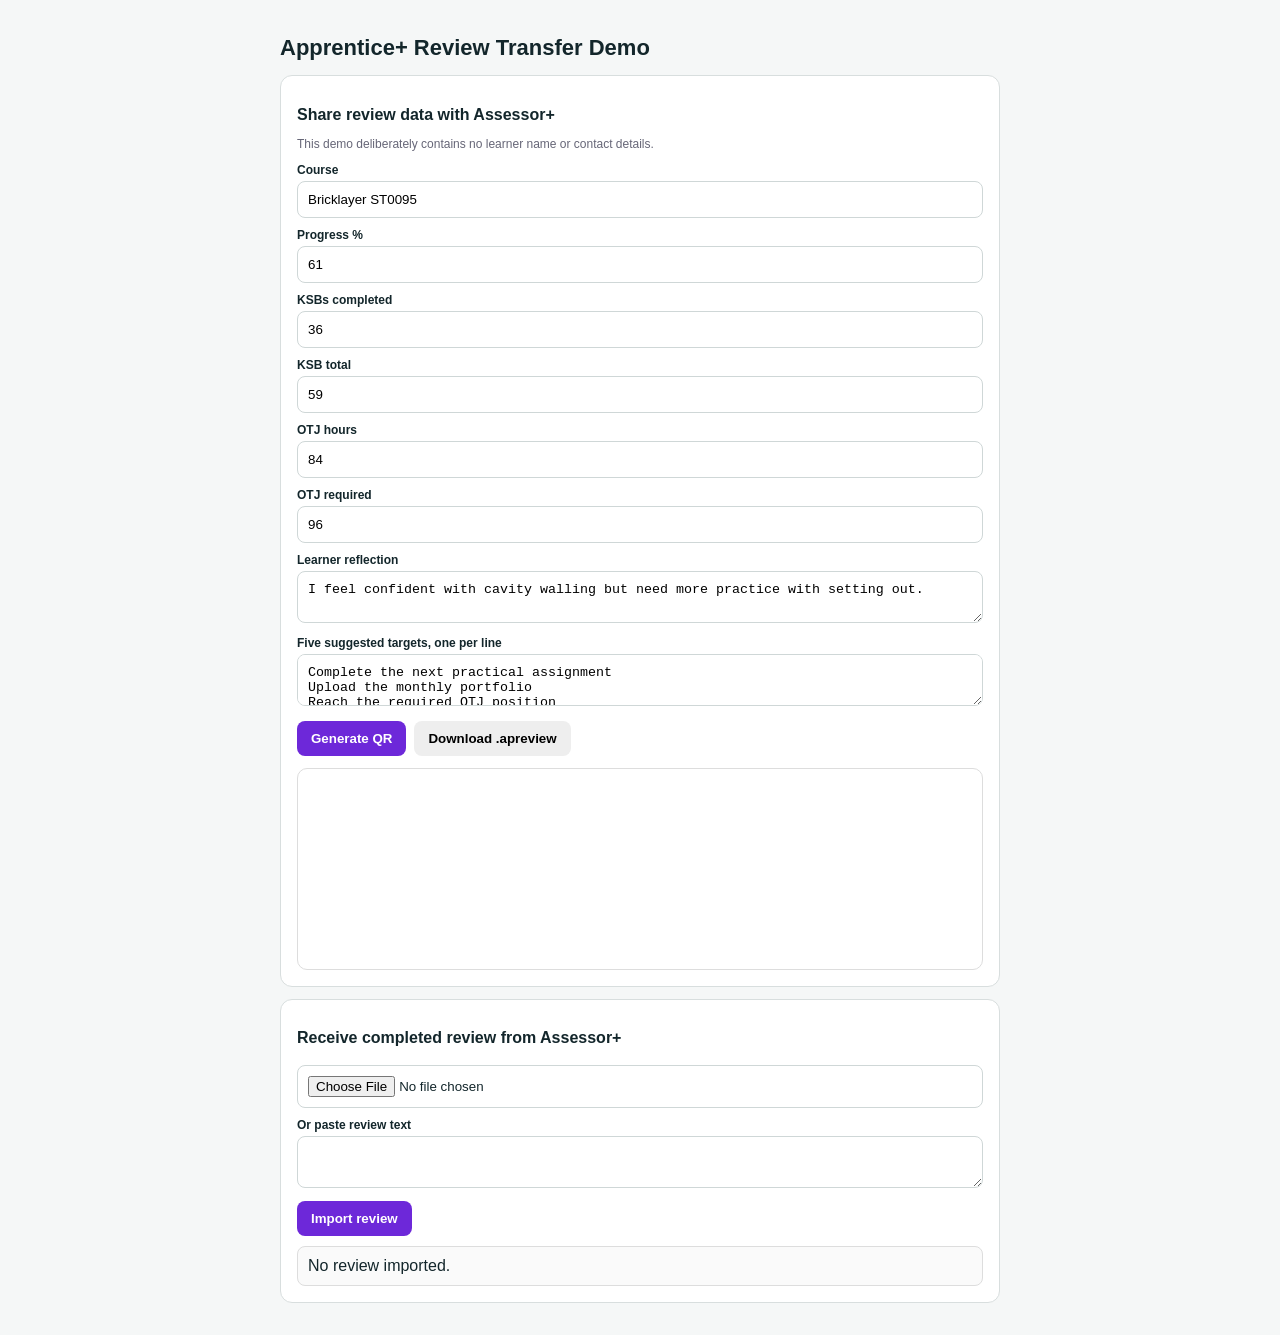
<file: demo.html>
<!doctype html><html><head><meta charset="utf-8"><meta name="viewport" content="width=device-width,initial-scale=1"><title>Apprentice+ Review Transfer Demo</title><style>body{font-family:Arial,sans-serif;background:#f5f7f7;color:#13262b;margin:0;padding:20px}.wrap{max-width:720px;margin:auto}.card{background:#fff;border:1px solid #d8dede;border-radius:12px;padding:16px;margin-bottom:12px}h1{font-size:22px}h2{font-size:16px}label{display:block;font-size:12px;font-weight:700;margin-top:10px}input,textarea{width:100%;box-sizing:border-box;padding:10px;border:1px solid #cfd7d7;border-radius:8px;margin-top:4px}button{border:0;border-radius:8px;padding:10px 14px;font-weight:700;cursor:pointer}.primary{background:#6d28d9;color:#fff}.light{background:#eee}.row{display:flex;gap:8px;flex-wrap:wrap}.qr{display:grid;place-items:center;min-height:200px;border:1px solid #ddd;border-radius:10px;margin-top:12px}.result{white-space:pre-wrap;background:#fafafa;border:1px solid #ddd;border-radius:8px;padding:10px;margin-top:10px}.note{font-size:12px;color:#667}</style></head><body><div class="wrap"><h1>Apprentice+ Review Transfer Demo</h1><div class="card"><h2>Share review data with Assessor+</h2><p class="note">This demo deliberately contains no learner name or contact details.</p><label>Course<input id="course" value="Bricklayer ST0095"></label><label>Progress %<input id="progress" type="number" value="61"></label><label>KSBs completed<input id="ksb" type="number" value="36"></label><label>KSB total<input id="ksbTotal" type="number" value="59"></label><label>OTJ hours<input id="otj" type="number" value="84"></label><label>OTJ required<input id="otjRequired" type="number" value="96"></label><label>Learner reflection<textarea id="reflection">I feel confident with cavity walling but need more practice with setting out.</textarea></label><label>Five suggested targets, one per line<textarea id="targets">Complete the next practical assignment
Upload the monthly portfolio
Reach the required OTJ position
Complete the next Academy test
Prepare for the next review</textarea></label><div class="row" style="margin-top:12px"><button class="primary" id="generate">Generate QR</button><button class="light" id="download">Download .apreview</button></div><div class="qr" id="qr"></div></div><div class="card"><h2>Receive completed review from Assessor+</h2><input id="file" type="file" accept=".apreview,.json"><label>Or paste review text<textarea id="outcomeText"></textarea></label><button class="primary" id="import" style="margin-top:10px">Import review</button><div class="result" id="result">No review imported.</div></div></div><script src="./qrcode-browser.js"></script><script src="./review-transfer.js"></script><script>let current=null;function snapshot(){return ApprenticeReviewTransfer.makeSnapshot({course:course.value,progressPercent:progress.value,ksbCompleted:ksb.value,ksbTotal:ksbTotal.value,otjHours:otj.value,otjRequired:otjRequired.value,learnerReflection:reflection.value,suggestedTargets:targets.value.split('\n').filter(Boolean)})}generate.onclick=()=>{current=snapshot();qr.innerHTML='';qr.appendChild(ApprenticeQR.toCanvas(JSON.stringify(current),320))};download.onclick=()=>{current=current||snapshot();ApprenticeReviewTransfer.download('ApprenticePlus_Review_Snapshot.apreview',JSON.stringify(current))};file.onchange=e=>{let f=e.target.files[0];if(!f)return;let r=new FileReader;r.onload=()=>outcomeText.value=r.result;r.readAsText(f)};import.onclick=()=>{try{let o=ApprenticeReviewTransfer.parseOutcome(outcomeText.value);result.textContent=`Review date: ${o.reviewDate}\nNext review: ${o.nextReviewDate}\nRAG: ${o.rag}\nAttendance: ${o.attendancePercent}%\n\nTargets:\n${(o.targets||[]).map((t,i)=>`${i+1}. ${t.text}${t.dueDate?' — '+t.dueDate:''}`).join('\n')}\n\nTutor summary:\n${o.tutorSummary||''}`}catch(e){alert(e.message)}};</script></body></html>
</file>
